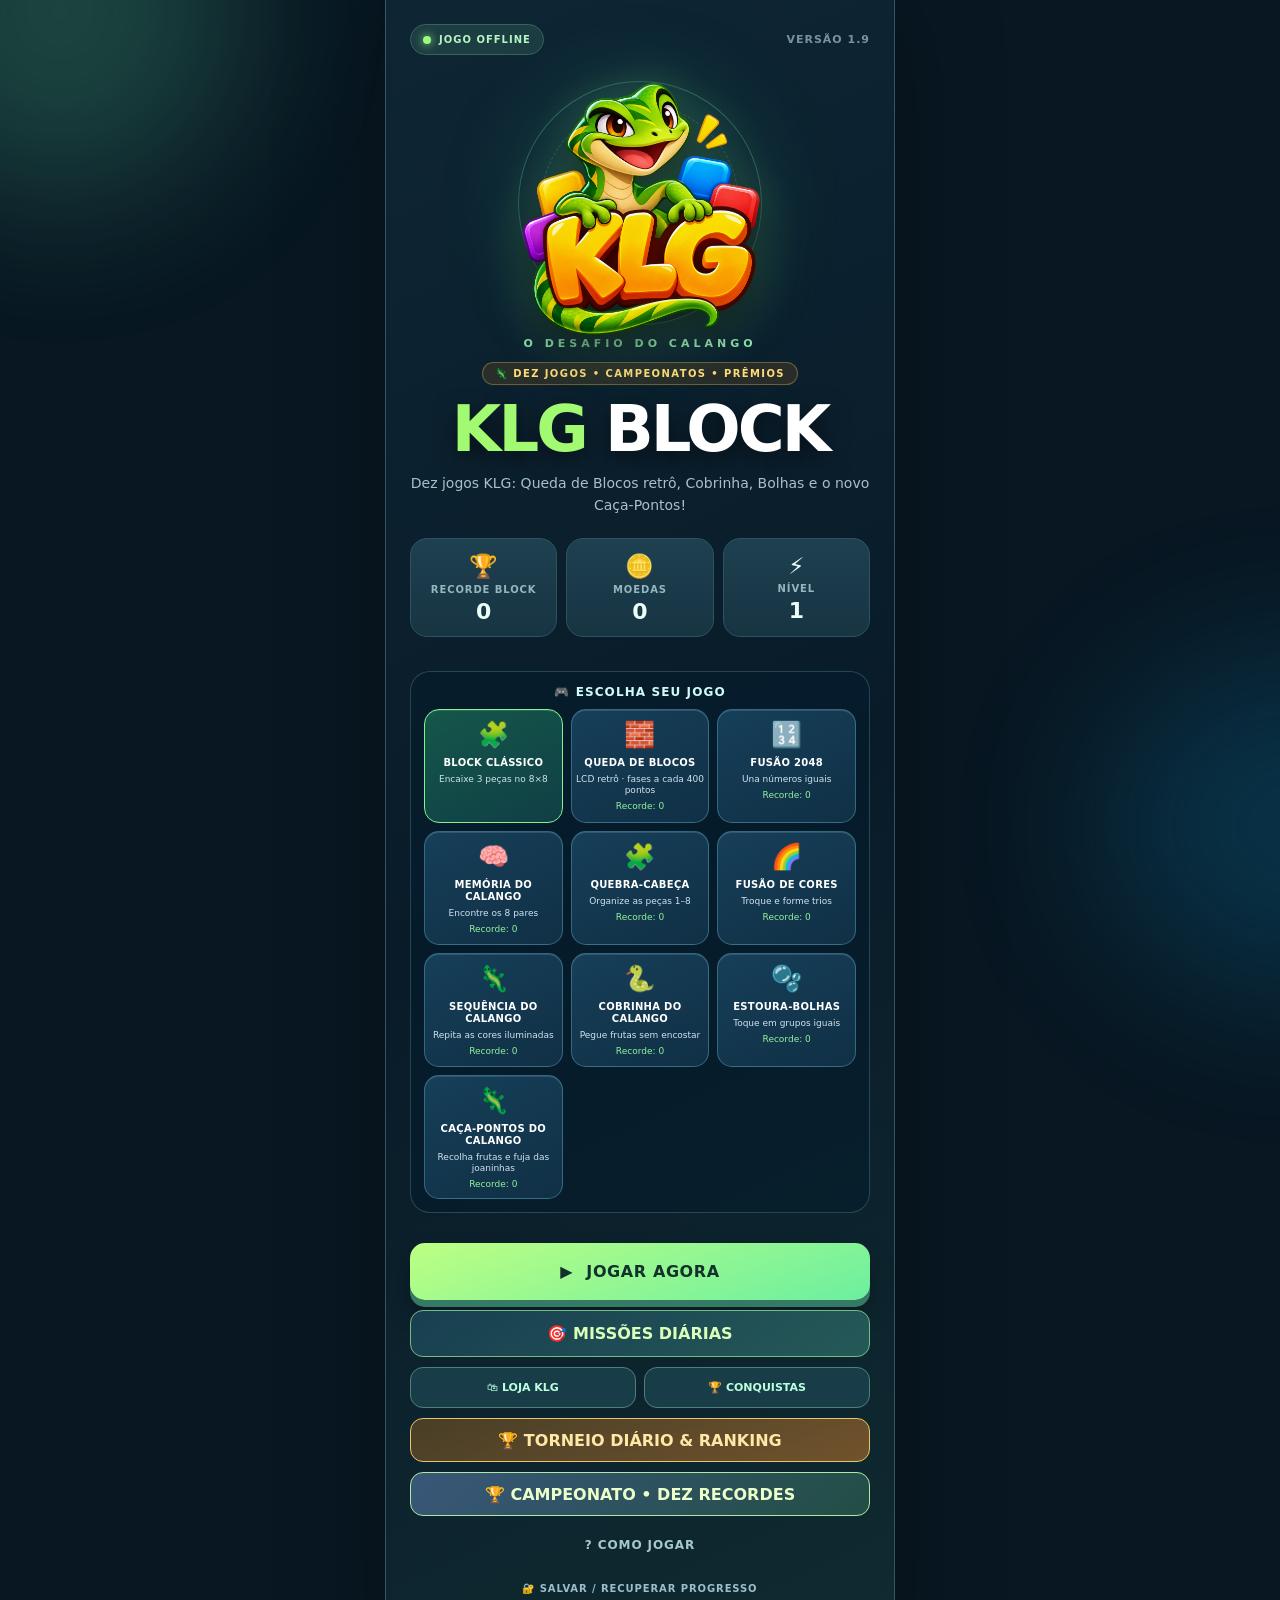
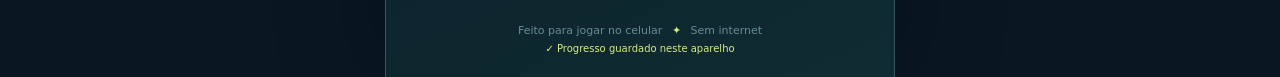
<file: index.html>
<!doctype html>
<html lang="pt-BR">
<head>
  <meta charset="utf-8" />
  <meta name="viewport" content="width=device-width, initial-scale=1, viewport-fit=cover, user-scalable=no" />
  <meta name="theme-color" content="#0b1d2b" />
  <meta name="description" content="KLG Block: encaixe blocos, faça combos e suba de nível com o Calango!" />
  <title>KLG Block 1.9 — Calango</title>
  <link rel="icon" type="image/png" href="icon-192.png" />
  <link rel="manifest" href="manifest.webmanifest" />
  <link rel="stylesheet" href="style.css" />
  <link rel="stylesheet" href="arcade.css" />
  <link rel="stylesheet" href="extras15.css" />
  <link rel="stylesheet" href="extras16.css" />
  <link rel="stylesheet" href="chase19.css" />
</head>
<body>
  <div class="ambient ambient-a" aria-hidden="true"></div>
  <div class="ambient ambient-b" aria-hidden="true"></div>
  <main class="app" id="app">
    <section class="screen home-screen" id="homeScreen" aria-label="Tela inicial">
      <div class="home-top"><span class="mini-pill"><span class="online-dot"></span> JOGO OFFLINE</span><span class="version">VERSÃO 1.9</span></div>
      <div class="hero">
        <div class="hero-halo"><img src="logo-klg.png" alt="Calango mascote KLG" class="hero-logo" /></div>
        <div class="brand-kicker">O DESAFIO DO CALANGO</div><div class="hero-new">🦎 DEZ JOGOS • CAMPEONATOS • PRÊMIOS</div>
        <h1><span>KLG</span> BLOCK</h1>
        <p>Dez jogos KLG: Queda de Blocos retrô, Cobrinha, Bolhas e o novo Caça-Pontos!</p>
      </div>
      <div class="home-stats">
        <div><span class="stat-icon">🏆</span><span class="stat-name">RECORDE BLOCK</span><strong id="homeBest">0</strong></div>
        <div><span class="stat-icon">🪙</span><span class="stat-name">MOEDAS</span><strong id="homeCoins">0</strong></div>
        <div><span class="stat-icon">⚡</span><span class="stat-name">NÍVEL</span><strong id="homeLevel">1</strong></div>
      </div>
      <div class="mode-choice" aria-label="Escolher jogo">
        <div class="mode-choice-title">🎮 ESCOLHA SEU JOGO</div>
        <div class="mode-grid">
          <button id="classicModeBtn" class="mode-card active" type="button"><span class="mode-emoji">🧩</span><strong>BLOCK CLÁSSICO</strong><small>Encaixe 3 peças no 8×8</small></button>
          <button id="fallModeBtn" class="mode-card" type="button"><span class="mode-emoji">🧱</span><strong>QUEDA DE BLOCOS</strong><small>LCD retrô · fases a cada 400 pontos</small><em id="fallHomeBest">Recorde: 0</em></button>
          <button id="mergeModeBtn" class="mode-card" type="button"><span class="mode-emoji">🔢</span><strong>FUSÃO 2048</strong><small>Una números iguais</small><em id="mergeHomeBest">Recorde: 0</em></button>
          <button id="memoryModeBtn" class="mode-card" type="button"><span class="mode-emoji">🧠</span><strong>MEMÓRIA DO CALANGO</strong><small>Encontre os 8 pares</small><em id="memoryHomeBest">Recorde: 0</em></button>
          <button id="puzzleModeBtn" class="mode-card" type="button"><span class="mode-emoji">🧩</span><strong>QUEBRA-CABEÇA</strong><small>Organize as peças 1–8</small><em id="puzzleHomeBest">Recorde: 0</em></button>
          <button id="colorsModeBtn" class="mode-card" type="button"><span class="mode-emoji">🌈</span><strong>FUSÃO DE CORES</strong><small>Troque e forme trios</small><em id="colorsHomeBest">Recorde: 0</em></button>
          <button id="sequenceModeBtn" class="mode-card" type="button"><span class="mode-emoji">🦎</span><strong>SEQUÊNCIA DO CALANGO</strong><small>Repita as cores iluminadas</small><em id="sequenceHomeBest">Recorde: 0</em></button>
          <button id="snakeModeBtn" class="mode-card" type="button"><span class="mode-emoji">🐍</span><strong>COBRINHA DO CALANGO</strong><small>Pegue frutas sem encostar</small><em id="snakeHomeBest">Recorde: 0</em></button>
          <button id="bubblesModeBtn" class="mode-card" type="button"><span class="mode-emoji">🫧</span><strong>ESTOURA-BOLHAS</strong><small>Toque em grupos iguais</small><em id="bubblesHomeBest">Recorde: 0</em></button>
          <button id="chaseModeBtn" class="mode-card" type="button"><span class="mode-emoji">🦎</span><strong>CAÇA-PONTOS DO CALANGO</strong><small>Recolha frutas e fuja das joaninhas</small><em id="chaseHomeBest">Recorde: 0</em></button>
        </div>
      </div>
      <div class="home-actions">
        <button id="playBtn" class="main-btn" type="button"><span>▶</span> JOGAR AGORA</button>
        <button id="resumeBtn" class="secondary-btn hidden" type="button">CONTINUAR PARTIDA</button>
        <button id="missionBtn" class="secondary-btn mission-primary" type="button">🎯 MISSÕES DIÁRIAS</button>
        <div class="home-shortcuts"><button id="shopBtn" class="secondary-btn shortcut-btn" type="button">🛍 LOJA KLG</button><button id="statsBtn" class="secondary-btn shortcut-btn" type="button">🏆 CONQUISTAS</button></div>
        <button id="tournamentBtn" class="secondary-btn klg-tournament-btn" type="button">🏆 TORNEIO DIÁRIO & RANKING</button>
        <button id="klg16ChampBtn" class="secondary-btn klg16-champ-btn" type="button">🏆 CAMPEONATO • DEZ RECORDES</button>
        <button id="howBtn" class="plain-btn" type="button">? COMO JOGAR</button>
        <button id="backupBtn" class="plain-btn backup-access" type="button">🔐 SALVAR / RECUPERAR PROGRESSO</button>
      </div>
      <div class="home-footer">Feito para jogar no celular <span>✦</span> Sem internet<br /><span id="saveStatus" class="save-status">✓ Progresso guardado neste aparelho</span></div>
    </section>

    <section class="screen game-screen hidden" id="gameScreen" aria-label="Jogo">
      <header class="game-header">
        <button id="backBtn" class="icon-btn" title="Voltar ao início" aria-label="Voltar ao início" type="button">‹</button>
        <div class="game-brand"><img src="logo-klg.png" alt="" /><div><strong>KLG <span>BLOCK</span></strong><small>CALANGO EDITION</small></div></div>
        <button id="soundBtn" class="icon-btn sound-btn" title="Ligar ou desligar áudio" aria-label="Ligar ou desligar áudio" type="button">♫</button>
      </header>
      <div class="score-panel">
        <div class="score-item"><span>PONTOS</span><strong id="scoreValue">0</strong></div>
        <div class="score-item score-best"><span>🏆 RECORDE</span><strong id="bestValue">0</strong></div>
        <div class="score-item coins-display"><span>🪙 MOEDAS</span><strong id="coinsValue">0</strong></div>
      </div>
      <div class="level-line"><span>⚡ NÍVEL <b id="levelValue">1</b></span><div class="level-track"><div id="levelFill"></div></div><span id="xpText">0/180 XP</span></div>
      <div class="board-wrap">
        <div class="board-heading"><span><i></i> TABULEIRO 8×8</span><span id="comboBadge" class="combo-badge">FAÇA UM COMBO!</span></div>
        <div id="board" class="board" role="grid" aria-label="Tabuleiro de oito por oito"></div>
        <div id="toast" class="toast" aria-live="polite"></div>
        <div id="mascotCheer" class="mascot-cheer" aria-hidden="true">
          <img src="logo-klg.png" alt="" />
          <div class="mascot-speech" id="mascotSpeech">MANDOU BEM!</div>
        </div>
        <div id="partyParticles" class="party-particles" aria-hidden="true"></div>
      </div>
      <div class="tray-section">
        <div class="tray-title"><span>SUAS PEÇAS</span><span class="tray-hint">Arraste ou toque para selecionar</span></div>
        <div class="tray" id="tray" aria-label="Peças disponíveis"></div>
        <p class="tip" id="tip" aria-live="polite">Arraste uma peça até o tabuleiro.</p>
      </div>
      <div class="game-footer"><button id="restartBtn" type="button" class="footer-action">↻ NOVA PARTIDA</button><button id="gameMissionBtn" type="button" class="footer-action">🎯 MISSÕES</button><button id="gameShopBtn" type="button" class="footer-action">🛍 LOJA</button><div class="lines-counter">LINHAS <strong id="linesValue">0</strong></div></div>
    </section>
    <section class="screen arcade-screen hidden" id="arcadeScreen" aria-label="Modo de jogo alternativo">
      <header class="arcade-header">
        <button id="arcadeBack" type="button" class="icon-btn" aria-label="Voltar à seleção">‹</button>
        <div class="arcade-brand"><img src="logo-klg.png" alt=""/><div><strong id="arcadeTitle">KLG ARCADE</strong><small id="arcadeSubtitle">CALANGO EDITION</small></div></div>
        <button id="arcadePause" class="icon-btn" type="button" aria-label="Pausar ou retomar">Ⅱ</button>
      </header>
      <div class="arcade-stats">
        <div><span>PONTOS</span><strong id="arcadeScore">0</strong></div>
        <div><span>🏆 RECORDE</span><strong id="arcadeBest">0</strong></div>
        <div><span id="arcadeMetricLabel">LINHAS</span><strong id="arcadeMetric">0</strong></div>
      </div>
      <div id="fallLevelPanel" class="fall-level-panel hidden" aria-label="Progresso de fase do Queda de Blocos">
        <div class="fall-level-top"><span>FASE <strong id="fallLevel">1</strong></span><span>VELOCIDADE <strong id="fallSpeed">0,80 s</strong></span><span>PRÓXIMA EM <strong id="fallNext">400</strong> PTS</span></div>
        <div class="fall-progress-track" aria-hidden="true"><div id="fallProgressFill"></div></div>
      </div>
      <div class="arcade-board-holder"><div id="arcadeBoard" class="arcade-board" role="grid" aria-label="Tabuleiro do jogo"></div>
        <div id="arcadeNotice" class="arcade-notice hidden" aria-live="polite"></div><div id="fallLevelToast" class="fall-level-toast hidden" aria-live="assertive" role="status">NÍVEL 2!</div>
      </div>
      <div id="fallControls" class="arcade-controls retro-controls hidden" aria-label="Controles do Queda de Blocos">
        <div class="retro-dpad">
          <span class="retro-control-label">CURSOR</span>
          <button id="fallUp" class="retro-key retro-up" type="button" aria-label="Girar peça pelo cursor">▲</button>
          <button id="fallLeft" class="retro-key retro-left" type="button" aria-label="Mover para esquerda">◀</button>
          <span class="retro-cross" aria-hidden="true">✛</span>
          <button id="fallRight" class="retro-key retro-right" type="button" aria-label="Mover para direita">▶</button>
          <button id="fallDown" class="retro-key retro-down" type="button" aria-label="Descer mais rápido">▼</button>
        </div>
        <div class="retro-action-pad">
          <button id="fallDrop" class="retro-key retro-harddrop" type="button" aria-label="Soltar peça até o fundo">⤓</button>
          <span class="retro-drop-label">SOLTAR</span>
          <button id="fallRotate" class="retro-key retro-rotate" type="button" aria-label="Girar peça">⟳</button>
          <span class="retro-rotate-label">GIRAR</span>
        </div>
      </div>
      <div id="mergeControls" class="arcade-controls merge-controls hidden">
        <div class="direction-grid"><button id="mergeUp" type="button" aria-label="Mover para cima">▲</button><div class="direction-bottom"><button id="mergeLeft" type="button" aria-label="Mover para esquerda">◀</button><button id="mergeDown" type="button" aria-label="Mover para baixo">▼</button><button id="mergeRight" type="button" aria-label="Mover para direita">▶</button></div></div>
      </div>
      <p id="arcadeTip" class="arcade-tip" aria-live="polite"></p>
      <div class="arcade-actions"><button id="arcadeRestart" class="footer-action" type="button">↻ NOVA PARTIDA</button><button id="arcadeHome" class="footer-action" type="button">⌂ OUTROS JOGOS</button></div>
    </section>

    <section id="extraScreen" class="screen extra-screen hidden" aria-label="Jogos do Calango 1.9">
      <header class="arcade-header">
        <button id="extraBack" type="button" class="icon-btn" aria-label="Voltar aos jogos">‹</button>
        <div class="arcade-brand"><img src="logo-klg.png" alt="Calango KLG"/><div><strong id="extraTitle">KLG DESAFIO</strong><small>CALANGO EDITION</small></div></div>
        <button id="extraRestartTop" type="button" class="icon-btn" aria-label="Nova partida">↻</button>
      </header>
      <div class="extra-score-row">
        <div><span>PONTOS</span><strong id="extraScore">0</strong></div>
        <div><span>🏆 RECORDE</span><strong id="extraBest">0</strong></div>
        <div><span id="extraMovesLabel">JOGADAS</span><strong id="extraMoves">0</strong></div>
      </div>
      <div class="extra-board-outer">
        <div id="extraBoard" class="extra-board" aria-label="Tabuleiro do desafio"></div>
        <div id="extraCelebration" class="extra-celebration hidden" aria-live="polite"><img src="logo-klg.png" alt=""/><strong id="extraCelebrateMessage">ARRASOU!</strong></div>
      </div>
      <p id="extraInstructions" class="extra-instructions" aria-live="polite"></p>
      <div id="extraStatus" class="extra-status" aria-live="polite"></div>
      <div class="extra-actions"><button id="extraNew" type="button" class="secondary-btn">↻ NOVA PARTIDA</button><button id="extraExit" type="button" class="secondary-btn">⌂ ESCOLHER JOGO</button></div>
      <div class="extra-wallet">🪙 <span id="extraCoins">0</span> moedas · ⚡ Nível <span id="extraLevel">1</span></div>
    </section>

    <section id="klg16Screen" class="screen klg16-screen hidden" aria-label="Jogos do Calango 1.9">
      <header class="arcade-header"><button id="klg16Back" class="icon-btn" type="button" aria-label="Voltar aos jogos">‹</button>
      <div class="arcade-brand"><img src="logo-klg.png" alt="Calango KLG"/><div><strong id="klg16Title">KLG DESAFIO</strong><small>CALANGO EDITION • 1.9</small></div></div><span class="mini-pill">OFFLINE</span></header>
      <div class="klg16-stats"><div><span>PONTOS</span><strong id="klg16Score">0</strong></div><div><span>🏆 RECORDE</span><strong id="klg16Best">0</strong></div><div><span id="klg16MetricLabel">RODADA</span><strong id="klg16Metric">0</strong></div></div>
      <div class="klg16-difficulty" aria-label="Nível de dificuldade"><button id="klg16Diff_easy" type="button">FÁCIL</button><button id="klg16Diff_medium" type="button">MÉDIO</button><button id="klg16Diff_hard" type="button">DIFÍCIL</button></div>
      <div class="klg16-board-wrap"><div id="klg16Board" class="klg16-board" aria-label="Tabuleiro do desafio"></div><div id="klg16Celebration" class="klg16-celebration hidden" aria-live="polite"><img src="logo-klg.png" alt=""/><strong id="klg16Cheers">PARABÉNS!</strong></div></div>
      <p id="klg16Hint" class="klg16-hint"></p><div id="klg16Notice" class="klg16-notice" aria-live="polite"></div><div id="klg16Controls" class="klg16-controls"></div>
      <div class="klg16-actions"><button id="klg16New" class="secondary-btn" type="button">↻ NOVA PARTIDA</button><button id="klg16Exit" class="secondary-btn" type="button">⌂ OUTROS JOGOS</button></div>
      <div class="klg16-wallet">🎯 <span id="klg16Difficulty">FÁCIL</span> · 🪙 <span id="klg16Coins">0</span> moedas · ⚡ Nível <span id="klg16Level">1</span></div>
    </section>
    <section id="chaseScreen" class="screen chase-screen hidden" aria-label="Caça-Pontos do Calango">
      <header class="arcade-header"><button id="chaseBack" class="icon-btn" type="button" aria-label="Voltar aos jogos">‹</button>
        <div class="arcade-brand"><img src="logo-klg.png" alt="Calango KLG"/><div><strong>CAÇA-PONTOS</strong><small>AVENTURA DO CALANGO • 1.9</small></div></div><span class="mini-pill">OFFLINE</span></header>
      <div class="chase-stats"><div><span>🎯 PONTOS</span><strong id="chaseScore">0</strong></div><div><span>🏆 RECORDE</span><strong id="chaseBest">0</strong></div><div><span>❤️ VIDAS</span><strong id="chaseLives">3</strong></div></div>
      <div class="klg16-difficulty" aria-label="Dificuldade"><button id="chaseDiff_easy" type="button">FÁCIL</button><button id="chaseDiff_medium" type="button">MÉDIO</button><button id="chaseDiff_hard" type="button">DIFÍCIL</button></div>
      <div class="chase-maze-frame"><div id="chaseBoard" class="chase-board" role="grid" aria-label="Labirinto com frutas e joaninhas inimigas"></div>
        <div id="chaseCheer" class="chase-cheer hidden" aria-live="polite"><img src="logo-klg.png" alt=""/><strong id="chaseCheerText">NOVA FASE!</strong></div></div>
      <p id="chaseNotice" class="chase-notice" aria-live="polite">Escolha uma direção e recolha os pontos.</p>
      <div class="chase-pad" aria-label="Controle direcional do Calango"><button id="chaseUp" class="chase-key" type="button" aria-label="Subir">▲</button><button id="chaseLeft" class="chase-key" type="button" aria-label="Esquerda">◀</button><button id="chasePause" class="chase-pause" type="button">▶ COMEÇAR</button><button id="chaseRight" class="chase-key" type="button" aria-label="Direita">▶</button><button id="chaseDown" class="chase-key" type="button" aria-label="Descer">▼</button></div>
      <div class="chase-actions"><button id="chaseNew" class="secondary-btn" type="button">↻ NOVA PARTIDA</button><button id="chaseExit" class="secondary-btn" type="button">⌂ OUTROS JOGOS</button></div>
      <p class="chase-help">🦎 Recolha os pontos amarelos e as frutas 🍓, evite as joaninhas 🐞. Pegue ⭐ para ficar protegido por alguns segundos. Deslize na tela ou use as setas.</p>
    </section>
  </main>

  <div class="modal-backdrop hidden" id="howModal" role="dialog" aria-modal="true" aria-labelledby="howTitle">
    <div class="modal-card"><div class="modal-icon">🧩</div><h2 id="howTitle">Como jogar</h2>
      <p>Escolha uma das <strong>3 peças</strong> e arraste para o tabuleiro. Você também pode tocar na peça e depois na posição onde quer encaixá-la.</p>
      <p>Complete <strong>linhas ou colunas</strong> para eliminar blocos. Faça várias eliminações seguidas para ganhar mais pontos, XP e moedas.</p>
      <p>Quando nenhuma peça restante couber no tabuleiro, a partida termina. O recorde e as recompensas ficam salvos no aparelho.</p>
      <button id="closeHowBtn" type="button" class="main-btn">ENTENDI!</button>
    </div>
  </div>
  <div class="modal-backdrop hidden" id="endModal" role="dialog" aria-modal="true" aria-labelledby="endTitle">
    <div class="modal-card result-card"><img src="logo-klg.png" alt="Calango KLG" class="result-logo" /><h2 id="endTitle">Fim de jogo!</h2><p id="endSubtitle">O Calango mandou bem!</p>
      <div class="result-number" id="finalScore">0</div><span class="result-caption">PONTOS NA PARTIDA</span>
      <div class="result-meta"><span>🏆 Recorde <b id="finalBest">0</b></span><span>🧱 Linhas <b id="finalLines">0</b></span></div>
      <button id="againBtn" type="button" class="main-btn">JOGAR NOVAMENTE</button><button id="endHomeBtn" type="button" class="plain-btn">VOLTAR AO INÍCIO</button>
    </div>
  </div>
  <div class="modal-backdrop hidden" id="missionsModal" role="dialog" aria-modal="true" aria-labelledby="missionsTitle">
    <div class="modal-card missions-card"><div class="modal-icon">🎯</div><h2 id="missionsTitle">Missões do Calango</h2>
      <div class="mission-intro">Missões de <b id="missionDate">--/--/----</b> · Prêmios por desempenho</div>
      <div id="missionList" class="mission-list"></div><div id="missionMessage" class="mission-message" aria-live="polite"></div>
      <button id="closeMissionBtn" type="button" class="secondary-btn modal-close">VOLTAR AO JOGO</button>
    </div>
  </div>
  <div class="modal-backdrop hidden" id="backupModal" role="dialog" aria-modal="true" aria-labelledby="backupTitle">
    <div class="modal-card backup-card"><div class="modal-icon">🔐</div><h2 id="backupTitle">Proteja seu progresso</h2>
      <p>Copie e guarde este código para recuperar <b>recordes, moedas, XP, skins, conquistas e melhores pontuações dos dez jogos</b> caso precise reinstalar o jogo.</p>
      <label for="backupCode">SEU CÓDIGO DE RECUPERAÇÃO</label>
      <textarea id="backupCode" rows="3" readonly spellcheck="false" aria-label="Código para guardar"></textarea>
      <button id="copyBackupBtn" type="button" class="secondary-btn modal-close">📋 COPIAR CÓDIGO</button>
      <label for="restoreCode">RESTAURAR CÓDIGO SALVO</label>
      <textarea id="restoreCode" rows="3" spellcheck="false" placeholder="Cole aqui seu código KLG-..."></textarea>
      <p class="backup-note">O código recupera recorde, moedas, XP, skins, conquistas e recordes dos modos extras, mas não as partidas atuais nem missões diárias. Guarde fora do aplicativo.</p>
      <div id="backupMessage" class="backup-message" aria-live="polite"></div>
      <button id="restoreBtn" type="button" class="secondary-btn modal-close">RECUPERAR PROGRESSO</button>
      <button id="closeBackupBtn" type="button" class="plain-btn">FECHAR</button>
    </div>
  </div>
  <div class="modal-backdrop hidden" id="shopModal" role="dialog" aria-modal="true" aria-labelledby="shopTitle">
    <div class="modal-card collection-card"><div class="modal-icon">🛍</div><h2 id="shopTitle">Loja KLG</h2>
      <p class="collection-note">Escolha blocos diferentes para o seu tabuleiro. Todas as compras usam apenas moedas do jogo.</p>
      <div class="wallet-chip">🪙 Suas moedas: <strong id="shopWallet">0</strong></div>
      <div id="shopList" class="shop-list"></div><div id="shopMessage" class="mission-message" aria-live="polite"></div>
      <button id="closeShopBtn" type="button" class="secondary-btn modal-close">VOLTAR</button>
    </div>
  </div>
  <div class="modal-backdrop hidden" id="statsModal" role="dialog" aria-modal="true" aria-labelledby="statsTitle">
    <div class="modal-card collection-card"><div class="modal-icon">🏆</div><h2 id="statsTitle">Conquistas KLG</h2>
      <div class="collection-note">Estatísticas acumuladas a partir da versão 1.3.</div>
      <div class="stats-grid">
        <div><span>PARTIDAS</span><strong id="stat-games">0</strong></div><div><span>PEÇAS</span><strong id="stat-pieces">0</strong></div>
        <div><span>LINHAS</span><strong id="stat-lines">0</strong></div><div><span>COMBOS ×2+</span><strong id="stat-combos">0</strong></div>
        <div><span>MAIOR COMBO</span><strong id="stat-bestCombo">0</strong></div><div><span>PONTOS TOTAIS</span><strong id="stat-points">0</strong></div>
        <div><span>NÍVEL</span><strong id="stat-level">1</strong></div><div><span>XP ACUMULADO</span><strong id="stat-totalxp">0</strong></div>
      </div>
      <div class="achievements-title">🎁 TROFÉUS E PRÊMIOS</div>
      <div id="achievementList" class="achievement-list"></div><div id="statsMessage" class="mission-message" aria-live="polite"></div>
      <button id="closeStatsBtn" type="button" class="secondary-btn modal-close">VOLTAR</button>
    </div>
  </div>

  <div class="modal-backdrop hidden" id="tournamentModal" role="dialog" aria-modal="true" aria-labelledby="tournamentTitle">
    <div class="modal-card collection-card tournament-card"><div class="modal-icon">🏆</div>
      <h2 id="tournamentTitle">Torneio do Calango</h2>
      <p class="collection-note">Desafios locais no seu aparelho, sem placar online. Cada prêmio pode ser recebido uma vez por dia.</p>
      <div id="tournamentDate" class="tournament-date"></div>
      <div id="tournamentChallenges" class="challenge-list"></div>
      <h3 class="ranking-title">📊 Seus recordes pessoais</h3>
      <div id="personalRankings" class="ranking-list"></div>
      <button id="closeTournament" type="button" class="secondary-btn modal-close">VOLTAR AOS JOGOS</button>
    </div>
  </div>

  <div class="modal-backdrop hidden" id="klg16ChampModal" role="dialog" aria-modal="true" aria-labelledby="klg16ChampTitle"><div class="modal-card collection-card klg16-champ-modal">
    <div class="modal-icon">🏆</div><h2 id="klg16ChampTitle">Campeonato do Calango 1.9</h2>
    <p class="collection-note">Campeonato local: desafios diários, três dificuldades, troféus e recordes. Sem internet, sem ranking de outras pessoas.</p>
    <div id="klg16ChampDay" class="tournament-date"></div><h3 class="klg16-subheading">🎯 Missões de hoje</h3><div id="klg16Challenges" class="challenge-list"></div>
    <h3 class="klg16-subheading">🥇 Troféus especiais</h3><div id="klg16Achievements" class="challenge-list"></div>
    <h3 class="klg16-subheading">📊 Ranking pessoal dos 10 jogos</h3><div id="klg16Rankings" class="ranking-list"></div>
    <button id="klg16ChampClose" type="button" class="secondary-btn modal-close">VOLTAR AOS JOGOS</button></div></div>
  <script src="app.js" defer></script>
  <script src="arcade.js" defer></script>
  <script src="extras15.js" defer></script>
  <script src="extras16.js" defer></script>
  <script src="chase19.js" defer></script>
</body>
</html>
</file>
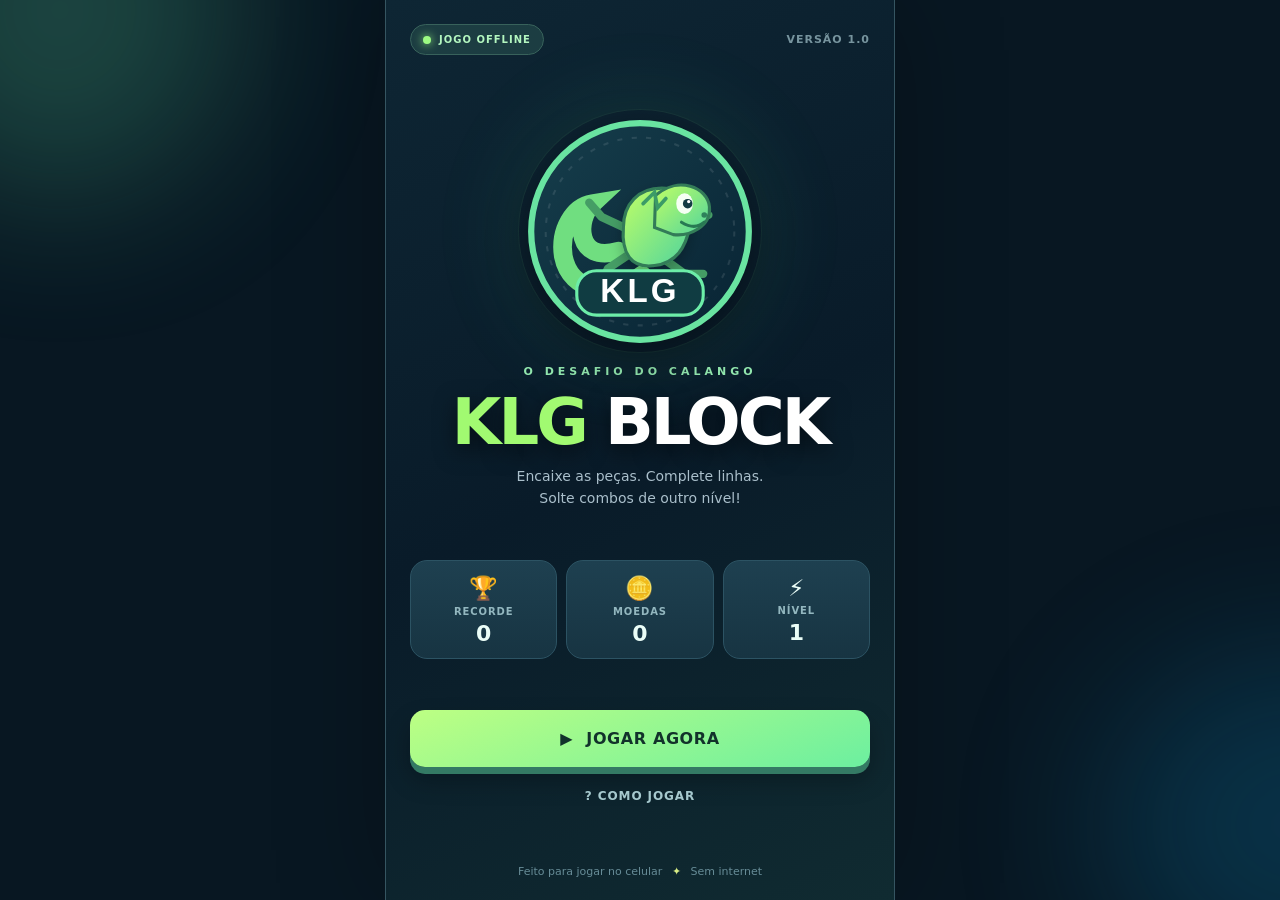
<file: KLG_Block_1.0_OFFLINE.html>
<!doctype html>
<html lang="pt-BR">
<head>
  <meta charset="utf-8" />
  <meta name="viewport" content="width=device-width, initial-scale=1, viewport-fit=cover, user-scalable=no" />
  <meta name="theme-color" content="#0b1d2b" />
  <meta name="description" content="KLG Block: encaixe blocos, faça combos e suba de nível com o Calango!" />
  <title>KLG Block 1.0 — Calango</title>
  <link rel="icon" type="image/svg+xml" href="logo-klg.svg" />
  
  <style>
:root{font-family:system-ui,-apple-system,"Segoe UI",Roboto,Arial,sans-serif;color:#eafdf7;background:#081722;font-synthesis:none;-webkit-tap-highlight-color:transparent;--mint:#a3fa78;--muted:#9bb3c0;--card:#102b3a;--line:#294759;--green:#7af0a3}*{box-sizing:border-box}html{min-height:100%;background:#081722}body{margin:0;min-height:100svh;overflow-x:hidden}button{font:inherit;cursor:pointer}button:focus-visible{outline:3px solid #f9d578;outline-offset:3px}.hidden{display:none!important}.ambient{position:fixed;border-radius:50%;pointer-events:none;filter:blur(80px);z-index:0;opacity:.24}.ambient-a{width:360px;height:380px;top:-180px;left:-120px;background:#5bd7a1}.ambient-b{width:400px;height:350px;right:-220px;bottom:-100px;background:#0d85ba}.app{width:min(100%,510px);min-height:100svh;margin:auto;position:relative;z-index:1;background:linear-gradient(155deg,#0e2634 0%,#091b29 51%,#102b31 100%);box-shadow:0 0 100px #0004}.screen{min-height:100svh}.home-screen{display:flex;flex-direction:column;padding:max(24px,env(safe-area-inset-top)) 24px max(22px,env(safe-area-inset-bottom));justify-content:space-between;gap:22px}.home-top{display:flex;align-items:center;justify-content:space-between}.mini-pill{display:flex;align-items:center;gap:8px;background:#1c3d42;border:1px solid #38625b;color:#b3f6bf;border-radius:40px;font-size:10px;font-weight:900;letter-spacing:1px;padding:9px 12px}.online-dot{width:8px;height:8px;background:#9dfb83;border-radius:50%;box-shadow:0 0 10px #9bff7f}.version{font-size:11px;letter-spacing:1px;color:#77949e;font-weight:800}.hero{text-align:center;display:flex;flex-direction:column;align-items:center;gap:12px;padding-top:4px}.hero-halo{display:grid;place-items:center;width:min(57vw,244px);height:min(57vw,244px);border-radius:50%;background:radial-gradient(circle,#63d69a19 0 58%,transparent 65%);border:1px solid #79ed9a1b;box-shadow:0 0 90px #56e3a022}.hero-logo{width:94%;height:94%;object-fit:contain;filter:drop-shadow(0 12px 20px #0006);animation:bob 4s ease-in-out infinite}.brand-kicker{font-size:11px;letter-spacing:4px;font-weight:900;color:#91e5ad}.hero h1{font-size:clamp(44px,13vw,64px);line-height:1;margin:0;font-weight:1000;letter-spacing:-3px;color:white;text-shadow:0 7px 22px #0008}.hero h1 span{color:#a1fa71}.hero p{margin:0;line-height:1.55;color:#aabfcb;font-size:14px}.home-stats{display:grid;grid-template-columns:repeat(3,1fr);gap:9px}.home-stats>div{background:linear-gradient(180deg,#1e4050,#173442);border:1px solid #2c5363;border-radius:17px;padding:14px 6px 12px;display:flex;align-items:center;flex-direction:column;gap:4px}.stat-icon{font-size:23px}.stat-name{font-weight:900;letter-spacing:.9px;font-size:10px;color:#93b7bf}.home-stats strong{font-size:22px;font-variant-numeric:tabular-nums}.home-actions{display:flex;flex-direction:column;gap:10px}.main-btn{border:0;border-radius:15px;min-height:57px;padding:12px 18px;font-size:16px;letter-spacing:.6px;font-weight:1000;color:#12322b;background:linear-gradient(160deg,#bdff83,#6cefa0);box-shadow:0 7px 0 #347a64,0 13px 25px #0004;transition:transform .12s,filter .12s}.main-btn:active{transform:translateY(4px);box-shadow:0 3px 0 #347a64}.main-btn span{padding-right:7px}.secondary-btn{background:#183d49;color:#bbffdf;border:1px solid #5e9d87;border-radius:13px;min-height:47px;font-weight:900}.plain-btn{border:none;background:none;color:#a6c9ce;min-height:38px;font-size:12px;letter-spacing:.9px;font-weight:900}.home-footer{text-align:center;color:#678c97;font-size:11px}.home-footer span{color:#d8ec85;padding:0 6px}.game-screen{padding:max(12px,env(safe-area-inset-top)) 13px max(10px,env(safe-area-inset-bottom));display:flex;flex-direction:column;gap:11px}.game-header{display:flex;align-items:center;justify-content:space-between;gap:10px}.icon-btn{border:1px solid #315363;border-radius:13px;width:43px;height:43px;background:#1a3748;color:#d5f8eb;font-size:28px;display:grid;place-items:center;flex-shrink:0}.sound-btn{font-size:23px}.game-brand{display:flex;gap:7px;align-items:center}.game-brand img{width:43px;height:43px}.game-brand strong{display:block;font-size:20px;line-height:1;letter-spacing:-.5px}.game-brand strong span{color:var(--mint)}.game-brand small{font-size:9px;letter-spacing:2px;color:#9bbdb9;font-weight:800}.score-panel{display:grid;grid-template-columns:1.1fr 1fr 1fr;gap:7px}.score-item{padding:11px 9px 9px;border:1px solid #315464;background:linear-gradient(180deg,#1b3b4b,#122c3b);border-radius:13px;text-align:center;min-width:0}.score-item span{display:block;color:#a5c1c5;font-size:10px;letter-spacing:.6px;font-weight:900;white-space:nowrap}.score-item strong{display:block;font-variant-numeric:tabular-nums;font-size:clamp(19px,5.3vw,26px);letter-spacing:-.6px;color:#f4fef8}.score-item:first-child strong{color:#a5fa76}.level-line{display:flex;align-items:center;gap:8px;font-size:9px;font-weight:900;color:#8fb5bb;letter-spacing:.6px}.level-line>span:first-child{white-space:nowrap;color:#c5fca0}.level-line>span:last-child{white-space:nowrap}.level-track{background:#234654;border-radius:20px;height:7px;overflow:hidden;flex:1}.level-track>div{width:0;height:100%;border-radius:20px;background:linear-gradient(90deg,#80d8c7,#c4ff79);transition:width .2s}.board-wrap{position:relative;background:#122c3b;border:1px solid #2b5060;padding:9px;border-radius:18px;box-shadow:0 12px 26px #0002}.board-heading{display:flex;justify-content:space-between;align-items:center;padding:1px 4px 9px;gap:4px;font-size:10px;font-weight:950;color:#90b0bc;letter-spacing:.8px}.board-heading i{display:inline-block;background:#80e0a0;border-radius:50%;width:7px;height:7px;margin-right:4px}.combo-badge{font-size:9px;letter-spacing:.4px;color:#cee89d;background:#2b4540;border-radius:30px;padding:5px 8px;white-space:nowrap}.combo-badge.hot{background:#ffe38a;color:#655014;animation:pulse .5s ease-in-out}.board{--gap:3px;--pad:5px;display:grid;grid-template-columns:repeat(8,minmax(0,1fr));grid-template-rows:repeat(8,minmax(0,1fr));aspect-ratio:1;gap:var(--gap);padding:var(--pad);border:1px solid #39636e;border-radius:11px;background:linear-gradient(135deg,#0b212f,#183b4b);touch-action:none;user-select:none}.board-cell{position:relative;min-width:0;min-height:0;padding:0;background:#234554;border:1px solid #305566;border-radius:5px;display:grid;place-items:center;transition:background .1s,box-shadow .1s;touch-action:none}.board-cell.filled,.tile{border:1px solid #ffffff36;box-shadow:inset 0 3px 0 #ffffff47,inset 0 -5px 0 #0002,0 2px 0 #0002;background:var(--c);border-radius:6px}.board-cell.filled::after,.tile::after{content:"";position:absolute;width:36%;height:17%;border-radius:100%;background:#fff5;left:15%;top:14%;transform:rotate(-30deg)}.tile{position:relative;display:block;min-width:0;min-height:0;aspect-ratio:1}.c0{--c:#5ed8ef}.c1{--c:#a4f36d}.c2{--c:#ffa860}.c3{--c:#db91fa}.c4{--c:#ffd56e}.c5{--c:#fc7e9d}.board-cell.preview-valid{background:#82f5b267;box-shadow:inset 0 0 0 2px #bdff9a}.board-cell.preview-invalid{background:#f9687b66;box-shadow:inset 0 0 0 2px #f9929b}.board-cell.cleared{animation:flash .45s both}.toast{pointer-events:none;position:absolute;top:43%;left:50%;transform:translate(-50%,-50%) scale(.8);font-size:clamp(24px,7vw,36px);font-weight:1000;text-align:center;white-space:nowrap;color:#fff5a7;text-shadow:0 3px 0 #745f27,0 8px 22px #000b;opacity:0;transition:opacity .18s,transform .18s;z-index:5}.toast.show{opacity:1;transform:translate(-50%,-50%) scale(1);animation:toastpop .6s}.tray-section{display:flex;flex-direction:column;gap:8px}.tray-title{display:flex;justify-content:space-between;align-items:center;gap:7px;color:#e8f9f1;font-size:11px;font-weight:950;letter-spacing:1px}.tray-hint{font-size:9px;font-weight:600;color:#779fab;letter-spacing:0}.tray{display:grid;grid-template-columns:repeat(3,minmax(0,1fr));gap:8px;min-height:100px}.piece-slot{height:100px;display:grid;place-items:center;position:relative;border:1px solid #2b4e59;border-radius:14px;background:linear-gradient(180deg,#153340,#112d39);padding:9px;user-select:none;touch-action:none;transition:transform .12s,background .12s,border .12s}.piece-slot:not(.empty):active{transform:scale(.97)}.piece-slot.selected{background:#245247;border-color:#bafa86;box-shadow:0 0 0 2px #9cf39055}.piece-slot.empty{opacity:.35}.piece-slot.empty::after{content:'✓';font-size:24px;color:#85ad9b}.piece-grid{display:grid;grid-template-columns:repeat(var(--cols),var(--piece-size));grid-template-rows:repeat(var(--rows),var(--piece-size));gap:2px;pointer-events:none}.piece-grid .tile{width:var(--piece-size);height:var(--piece-size)}.tip{margin:0;text-align:center;min-height:16px;font-size:11px;color:#8eb5c1}.tip.warn{color:#ffb7aa}.game-footer{margin-top:auto;display:flex;justify-content:space-between;align-items:center;padding:4px 5px}.footer-action{color:#91c3c8;font-weight:900;font-size:11px;letter-spacing:1px;background:none;border:0;padding:9px 4px}.lines-counter{font-weight:800;color:#7faeb9;font-size:10px;letter-spacing:1px}.lines-counter strong{font-size:13px;color:#e9f6f2;margin-left:6px}.ghost-piece{position:fixed;pointer-events:none;z-index:1000;display:grid;grid-template-columns:repeat(var(--cols),var(--step));grid-template-rows:repeat(var(--rows),var(--step));gap:0;filter:drop-shadow(0 8px 6px #0005);opacity:.92}.ghost-piece .tile{width:calc(var(--step) - var(--gap));height:calc(var(--step) - var(--gap));margin:0}.ghost-piece.invalid{filter:grayscale(.6) drop-shadow(0 8px 6px #0009);opacity:.65}.modal-backdrop{position:fixed;z-index:2000;inset:0;background:#06121ad9;display:grid;place-items:center;padding:20px;backdrop-filter:blur(9px)}.modal-card{background:linear-gradient(160deg,#1c4150,#102a38);border:1px solid #548274;border-radius:23px;padding:28px 24px 22px;max-width:390px;width:100%;text-align:center;box-shadow:0 30px 90px #0009}.modal-icon{font-size:42px}.modal-card h2{font-size:27px;margin:8px 0 16px;color:#c1fa84}.modal-card p{font-size:14px;line-height:1.6;color:#c0d6d4;text-align:left}.modal-card .main-btn{width:100%;margin-top:12px}.result-logo{width:103px;height:103px}.result-card h2{margin:4px 0 6px}.result-card #endSubtitle{text-align:center;margin:0 0 8px}.result-number{font-size:55px;line-height:1.1;font-weight:1000;color:#b6ff76}.result-caption{color:#8ab4ba;font-size:10px;font-weight:900;letter-spacing:2px}.result-meta{display:flex;justify-content:space-around;border-top:1px solid #466474;border-bottom:1px solid #466474;margin-top:18px;padding:11px 2px;color:#9dbebc;font-size:13px}.result-meta b{color:#fff}.result-card .plain-btn{width:100%;margin-top:13px}@keyframes bob{0%,100%{transform:translateY(0) rotate(-2deg)}50%{transform:translateY(-7px) rotate(2deg)}}@keyframes flash{0%{background:#ffffff;box-shadow:0 0 20px 4px #feec82}100%{background:#234554;box-shadow:none}}@keyframes pulse{50%{transform:scale(1.08)}}@keyframes toastpop{0%{scale:.6}35%{scale:1.1}100%{scale:1}}
@media(max-height:735px){.home-screen{gap:12px}.hero{gap:8px}.hero-halo{width:min(44vw,192px);height:min(44vw,192px)}.home-stats>div{padding:9px 4px}.game-screen{gap:8px}.piece-slot{height:85px}.tray{min-height:85px}.board-wrap{padding:7px}.score-item{padding:7px 5px}.home-actions{gap:7px}}
@media(max-width:360px){.game-screen{padding-left:9px;padding-right:9px;gap:8px}.board{--gap:2px;--pad:4px}.score-item span{font-size:9px}.game-brand strong{font-size:18px}.tray-hint{font-size:8px}}
@media(min-width:511px){.app{border-left:1px solid #355561;border-right:1px solid #355561}}
@media(prefers-reduced-motion:reduce){*,*::before,*::after{animation-duration:.001ms!important;transition-duration:.001ms!important}}

</style>
</head>
<body>
  <div class="ambient ambient-a" aria-hidden="true"></div>
  <div class="ambient ambient-b" aria-hidden="true"></div>
  <main class="app" id="app">
    <section class="screen home-screen" id="homeScreen" aria-label="Tela inicial">
      <div class="home-top"><span class="mini-pill"><span class="online-dot"></span> JOGO OFFLINE</span><span class="version">VERSÃO 1.0</span></div>
      <div class="hero">
        <div class="hero-halo"><img src="[data-uri]" alt="Calango mascote KLG" class="hero-logo" /></div>
        <div class="brand-kicker">O DESAFIO DO CALANGO</div>
        <h1><span>KLG</span> BLOCK</h1>
        <p>Encaixe as peças. Complete linhas.<br />Solte combos de outro nível!</p>
      </div>
      <div class="home-stats">
        <div><span class="stat-icon">🏆</span><span class="stat-name">RECORDE</span><strong id="homeBest">0</strong></div>
        <div><span class="stat-icon">🪙</span><span class="stat-name">MOEDAS</span><strong id="homeCoins">0</strong></div>
        <div><span class="stat-icon">⚡</span><span class="stat-name">NÍVEL</span><strong id="homeLevel">1</strong></div>
      </div>
      <div class="home-actions">
        <button id="playBtn" class="main-btn" type="button"><span>▶</span> JOGAR AGORA</button>
        <button id="resumeBtn" class="secondary-btn hidden" type="button">CONTINUAR PARTIDA</button>
        <button id="howBtn" class="plain-btn" type="button">? COMO JOGAR</button>
      </div>
      <div class="home-footer">Feito para jogar no celular <span>✦</span> Sem internet</div>
    </section>

    <section class="screen game-screen hidden" id="gameScreen" aria-label="Jogo">
      <header class="game-header">
        <button id="backBtn" class="icon-btn" title="Voltar ao início" aria-label="Voltar ao início" type="button">‹</button>
        <div class="game-brand"><img src="[data-uri]" alt="" /><div><strong>KLG <span>BLOCK</span></strong><small>CALANGO EDITION</small></div></div>
        <button id="soundBtn" class="icon-btn sound-btn" title="Ligar ou desligar áudio" aria-label="Ligar ou desligar áudio" type="button">♫</button>
      </header>
      <div class="score-panel">
        <div class="score-item"><span>PONTOS</span><strong id="scoreValue">0</strong></div>
        <div class="score-item score-best"><span>🏆 RECORDE</span><strong id="bestValue">0</strong></div>
        <div class="score-item coins-display"><span>🪙 MOEDAS</span><strong id="coinsValue">0</strong></div>
      </div>
      <div class="level-line"><span>⚡ NÍVEL <b id="levelValue">1</b></span><div class="level-track"><div id="levelFill"></div></div><span id="xpText">0/180 XP</span></div>
      <div class="board-wrap">
        <div class="board-heading"><span><i></i> TABULEIRO 8×8</span><span id="comboBadge" class="combo-badge">FAÇA UM COMBO!</span></div>
        <div id="board" class="board" role="grid" aria-label="Tabuleiro de oito por oito"></div>
        <div id="toast" class="toast" aria-live="polite"></div>
      </div>
      <div class="tray-section">
        <div class="tray-title"><span>SUAS PEÇAS</span><span class="tray-hint">Arraste ou toque para selecionar</span></div>
        <div class="tray" id="tray" aria-label="Peças disponíveis"></div>
        <p class="tip" id="tip" aria-live="polite">Arraste uma peça até o tabuleiro.</p>
      </div>
      <div class="game-footer"><button id="restartBtn" type="button" class="footer-action">↻ NOVA PARTIDA</button><div class="lines-counter">LINHAS <strong id="linesValue">0</strong></div></div>
    </section>
  </main>

  <div class="modal-backdrop hidden" id="howModal" role="dialog" aria-modal="true" aria-labelledby="howTitle">
    <div class="modal-card"><div class="modal-icon">🧩</div><h2 id="howTitle">Como jogar</h2>
      <p>Escolha uma das <strong>3 peças</strong> e arraste para o tabuleiro. Você também pode tocar na peça e depois na posição onde quer encaixá-la.</p>
      <p>Complete <strong>linhas ou colunas</strong> para eliminar blocos. Faça várias eliminações seguidas para ganhar mais pontos, XP e moedas.</p>
      <p>Quando nenhuma peça restante couber no tabuleiro, a partida termina. O recorde e as recompensas ficam salvos no aparelho.</p>
      <button id="closeHowBtn" type="button" class="main-btn">ENTENDI!</button>
    </div>
  </div>
  <div class="modal-backdrop hidden" id="endModal" role="dialog" aria-modal="true" aria-labelledby="endTitle">
    <div class="modal-card result-card"><img src="[data-uri]" alt="Calango KLG" class="result-logo" /><h2 id="endTitle">Fim de jogo!</h2><p id="endSubtitle">O Calango mandou bem!</p>
      <div class="result-number" id="finalScore">0</div><span class="result-caption">PONTOS NA PARTIDA</span>
      <div class="result-meta"><span>🏆 Recorde <b id="finalBest">0</b></span><span>🧱 Linhas <b id="finalLines">0</b></span></div>
      <button id="againBtn" type="button" class="main-btn">JOGAR NOVAMENTE</button><button id="endHomeBtn" type="button" class="plain-btn">VOLTAR AO INÍCIO</button>
    </div>
  </div>
  <script>
(() => {
  'use strict';
  const SIZE = 8, STORAGE = 'klg-block-v1.0';
  const XP_LEVEL = 180;
  const SHAPES = [
    [[0,0]], [[0,0],[0,1]], [[0,0],[1,0]],
    [[0,0],[0,1],[0,2]], [[0,0],[1,0],[2,0]],
    [[0,0],[0,1],[1,0],[1,1]],
    [[0,0],[0,1],[0,2],[0,3]], [[0,0],[1,0],[2,0],[3,0]],
    [[0,0],[1,0],[2,0],[2,1]], [[0,0],[0,1],[0,2],[1,0]],
    [[0,0],[0,1],[0,2],[1,2]], [[0,1],[1,1],[2,0],[2,1]],
    [[0,1],[1,0],[1,1],[1,2]], [[0,0],[1,0],[1,1],[2,0]],
    [[0,0],[0,1],[1,1],[1,2]], [[0,1],[0,2],[1,0],[1,1]],
    [[0,0],[0,1],[0,2],[1,0],[1,1],[1,2]],
    [[0,0],[0,1],[0,2],[1,0],[1,1],[1,2],[2,0],[2,1],[2,2]],
    [[0,0],[0,1],[0,2],[1,0],[1,2],[2,0],[2,1],[2,2]],
    [[0,0],[1,0],[2,0],[3,0],[4,0]],
    [[0,0],[0,1],[0,2],[0,3],[0,4]],
    [[0,0],[1,0],[2,0],[2,1],[2,2]],
    [[0,0],[0,1],[0,2],[1,1],[2,1]],
    [[0,0],[0,1],[1,1]], [[0,0],[1,0],[1,1]]
  ];
  const el = id => document.getElementById(id);
  const blankBoard = () => Array.from({length: SIZE}, () => Array(SIZE).fill(null));
  const random = n => Math.floor(Math.random() * n);
  const shape = piece => SHAPES[piece.kind];
  const dims = cells => ({rows: 1 + Math.max(...cells.map(p => p[0])), cols: 1 + Math.max(...cells.map(p => p[1]))});
  const format = n => Math.max(0,n).toLocaleString('pt-BR');
  let state = {board:blankBoard(), tray:[], score:0, best:0, coins:0, xp:0, lines:0, combo:0, gameOver:false, hasGame:false, sound:true};
  let selected = null, drag = null, ghost = null, currentPreview = null, toastTimer = null, flashTimer = null, soundContext = null;
  let idSeed = 0;

  function load() {
    try {
      const data = JSON.parse(localStorage.getItem(STORAGE));
      if (!data || !Array.isArray(data.board) || data.board.length !== SIZE || !data.board.every(r => Array.isArray(r) && r.length === SIZE) || !Array.isArray(data.tray) || data.tray.length !== 3) return;
      const boardValid = data.board.every(r => r.every(v => v === null || (Number.isInteger(v) && v >= 0 && v < 6)));
      const trayValid = data.tray.every(p => p === null || (p && Number.isInteger(p.kind) && p.kind >= 0 && p.kind < SHAPES.length && Number.isInteger(p.color) && p.color >= 0 && p.color < 6));
      if (!boardValid || !trayValid) return;
      state = {...state,...data,board:data.board,tray:data.tray};
      ['score','best','coins','xp','lines','combo'].forEach(k => {if (!Number.isFinite(state[k]) || state[k] < 0) state[k] = 0;});
    } catch (err) { /* arquivo anterior inválido: mantém início limpo */ }
  }
  function save() {try {localStorage.setItem(STORAGE,JSON.stringify(state));} catch (err) { /* armazenamento bloqueado */ }}
  function pieceOf(kind = random(SHAPES.length)) {return {kind,color:random(6),id:++idSeed};}
  function canFit(piece, row, col) {
    if (!piece) return false;
    return shape(piece).every(([r,c]) => row+r >= 0 && col+c >= 0 && row+r < SIZE && col+c < SIZE && state.board[row+r][col+c] === null);
  }
  function hasSpace(piece) {
    if (!piece) return false;
    for (let r=0;r<SIZE;r++) for (let c=0;c<SIZE;c++) if (canFit(piece,r,c)) return true;
    return false;
  }
  function newSet() {
    let proposed;
    for (let attempt=0;attempt<40;attempt++) {
      proposed = [pieceOf(),pieceOf(),pieceOf()];
      if (proposed.some(hasSpace)) break;
    }
    // Caso o tabuleiro esteja apertado, ainda ofereça a peça mínima quando couber.
    if (!proposed.some(hasSpace) && state.board.some(r => r.includes(null))) proposed[0] = pieceOf(0);
    state.tray = proposed;
  }
  function newGame() {
    clearDrag();
    state.board=blankBoard(); state.tray=[];state.score=0;state.lines=0;state.combo=0;state.gameOver=false;state.hasGame=true;
    selected=null;newSet();save();hide('endModal');showGame();say('Arraste uma peça para jogar.');
  }
  function show(id) {el(id).classList.remove('hidden');}
  function hide(id) {el(id).classList.add('hidden');}
  function showHome() {
    clearDrag();selected=null;hide('gameScreen');show('homeScreen');hide('endModal');
    el('homeBest').textContent=format(state.best); el('homeCoins').textContent=format(state.coins);el('homeLevel').textContent=level();
    el('resumeBtn').classList.toggle('hidden',!state.hasGame || state.gameOver);
  }
  function showGame() {hide('homeScreen');show('gameScreen');render();}
  function level() {return Math.floor(state.xp / XP_LEVEL)+1;}
  function renderStats() {
    el('scoreValue').textContent=format(state.score);el('bestValue').textContent=format(state.best);el('coinsValue').textContent=format(state.coins);
    el('levelValue').textContent=level();el('levelFill').style.width=(((state.xp%XP_LEVEL)/XP_LEVEL)*100)+'%';
    el('xpText').textContent=(state.xp%XP_LEVEL)+'/'+XP_LEVEL+' XP';el('linesValue').textContent=format(state.lines);
    el('soundBtn').textContent=state.sound?'♫':'♪̸';el('soundBtn').setAttribute('aria-pressed',String(state.sound));
    el('comboBadge').textContent=state.combo>1?'🔥 COMBO ×'+state.combo:'FAÇA UM COMBO!';
    el('comboBadge').classList.toggle('hot',state.combo>1);
  }
  function renderBoard() {
    const board=el('board');const fragment=document.createDocumentFragment();
    for(let r=0;r<SIZE;r++)for(let c=0;c<SIZE;c++){
      const cell=document.createElement('button');cell.type='button';cell.className='board-cell';cell.dataset.row=r;cell.dataset.col=c;
      cell.setAttribute('role','gridcell');cell.setAttribute('aria-label',`Linha ${r+1}, coluna ${c+1}${state.board[r][c]===null?', vazio':', ocupado'}`);
      const color=state.board[r][c]; if(color!==null) cell.classList.add('filled','c'+color);
      fragment.append(cell);
    }
    board.replaceChildren(fragment);
  }
  function makePieceGrid(piece, fixedSize) {
    const cells=shape(piece);const {rows,cols}=dims(cells);const grid=document.createElement('span');
    grid.className='piece-grid';grid.style.setProperty('--rows',rows);grid.style.setProperty('--cols',cols);
    if (fixedSize) grid.style.setProperty('--piece-size',fixedSize+'px');
    for(const [r,c] of cells){const tile=document.createElement('span');tile.className='tile c'+piece.color;tile.style.gridRow=r+1;tile.style.gridColumn=c+1;grid.append(tile);}
    return grid;
  }
  function renderTray() {
    const tray=el('tray'),fragment=document.createDocumentFragment();
    state.tray.forEach((piece,index)=>{
      const slot=document.createElement('button');slot.type='button';slot.className='piece-slot'+(piece?'':' empty')+(selected===index?' selected':'');
      slot.dataset.index=index;slot.setAttribute('aria-label',piece?'Peça '+(index+1)+', '+shape(piece).length+' blocos':'Posição vazia');
      if(piece){let {cols,rows}=dims(shape(piece));const size=Math.min(23,Math.floor(94/Math.max(cols,rows)));slot.append(makePieceGrid(piece,size));}
      fragment.append(slot);
    });
    tray.replaceChildren(fragment);
  }
  function render() {renderStats();renderBoard();renderTray();}
  function say(message,isError=false){el('tip').textContent=message;el('tip').classList.toggle('warn',isError);}
  function popToast(message) {
    const node=el('toast');clearTimeout(toastTimer);node.classList.remove('show');void node.offsetWidth;node.textContent=message;node.classList.add('show');
    toastTimer=setTimeout(()=>node.classList.remove('show'),1100);
  }
  function beep(type='tap') {
    if(!state.sound) return;
    try {
      const Audio=window.AudioContext||window.webkitAudioContext;if(!Audio)return;
      soundContext=soundContext||new Audio();if(soundContext.state==='suspended') soundContext.resume();
      const now=soundContext.currentTime;const notes=type==='win'?[523,659,784]:type==='combo'?[523,659,784,1047]:type==='fail'?[200,170]:[510];
      notes.forEach((frequency,i)=>{
        const start=now+i*.09,osc=soundContext.createOscillator(),gain=soundContext.createGain();osc.type=type==='fail'?'triangle':'sine';osc.frequency.setValueAtTime(frequency,start);
        gain.gain.setValueAtTime(.0001,start);gain.gain.exponentialRampToValueAtTime(.09,start+.012);gain.gain.exponentialRampToValueAtTime(.0001,start+.16);
        osc.connect(gain);gain.connect(soundContext.destination);osc.start(start);osc.stop(start+.18);
      });
    } catch(err) { /* áudio opcional */ }
  }
  function place(index,row,col) {
    if(state.gameOver || !state.tray[index]) return false;
    const piece=state.tray[index];if(!canFit(piece,row,col)){say('Não cabe aqui! Tente outro espaço.',true);beep('fail');return false;}
    const occupied=shape(piece).map(([r,c])=>[row+r,col+c]);
    for(const [r,c]of occupied) state.board[r][c]=piece.color;
    state.tray[index]=null;state.score+=occupied.length*10;state.xp+=occupied.length*2;
    const fullRows=[],fullCols=[];
    for(let r=0;r<SIZE;r++) if(state.board[r].every(v=>v!==null))fullRows.push(r);
    for(let c=0;c<SIZE;c++) if(state.board.every(r=>r[c]!==null))fullCols.push(c);
    const lineCount=fullRows.length+fullCols.length;
    let cleared=[];
    if(lineCount){
      const unique=new Set();
      fullRows.forEach(r=>{for(let c=0;c<SIZE;c++)unique.add(r+','+c);});
      fullCols.forEach(c=>{for(let r=0;r<SIZE;r++)unique.add(r+','+c);});
      cleared=[...unique].map(item=>item.split(',').map(Number));
      for(const [r,c] of cleared)state.board[r][c]=null;
      state.combo++;state.lines+=lineCount;
      const bonus=100*lineCount*lineCount+(state.combo-1)*50*lineCount;
      state.score+=bonus;state.coins+=lineCount*3+Math.max(0,state.combo-1)*2;state.xp+=lineCount*16;
      popToast(state.combo>=2?'🔥 COMBO ×'+state.combo+'!':lineCount>=2?'SUPER LIMPEZA!':'BOA, CALANGO!');
      say('Mandou bem! '+lineCount+' linha(s) eliminada(s).');beep(state.combo>=2?'combo':'win');
    } else {state.combo=0;say('Continue encaixando para completar linhas.');beep('tap');}
    if(state.score>state.best){state.best=state.score;}
    selected=null;
    if(state.tray.every(piece=>piece===null))newSet();
    state.gameOver=!state.tray.some(piece=>piece&&hasSpace(piece));
    save();render();
    if(cleared.length){clearTimeout(flashTimer);for(const [r,c]of cleared){const node=el('board').children[r*SIZE+c];if(node)node.classList.add('cleared');}flashTimer=setTimeout(()=>el('board').querySelectorAll('.cleared').forEach(n=>n.classList.remove('cleared')),450);}
    if(state.gameOver) setTimeout(endGame,600);
    return true;
  }
  function endGame() {
    el('finalScore').textContent=format(state.score);el('finalBest').textContent=format(state.best);el('finalLines').textContent=format(state.lines);
    el('endSubtitle').textContent=state.score===state.best&&state.score>0?'🏆 Seu melhor resultado até agora!':'O Calango está pronto para a próxima!';
    show('endModal');beep('fail');
  }
  function clearPreview(){
    el('board').querySelectorAll('.preview-valid,.preview-invalid').forEach(node=>node.classList.remove('preview-valid','preview-invalid'));currentPreview=null;
  }
  function cellMetrics(){
    const cells=el('board').children;if(cells.length!==64)return null;
    const a=cells[0].getBoundingClientRect(),b=cells[1].getBoundingClientRect(),c=cells[8].getBoundingClientRect();
    return {left:a.left,top:a.top,stepX:b.left-a.left,stepY:c.top-a.top,width:a.width,height:a.height};
  }
  function dragPosition(e) {
    if(!drag)return;
    const piece=state.tray[drag.index];if(!piece)return;
    const m=cellMetrics();if(!m)return;
    const dim=dims(shape(piece));const onTouch=drag.pointerType==='touch';
    const left=e.clientX-(dim.cols*m.stepX)/2;
    const top=e.clientY-(onTouch?Math.max(72,m.stepY*2.1):(dim.rows*m.stepY)/2);
    const col=Math.round((left-m.left)/m.stepX),row=Math.round((top-m.top)/m.stepY);
    if(ghost){ghost.style.left=left+'px';ghost.style.top=top+'px';}
    clearPreview();const fits=canFit(piece,row,col);
    for(const [r,c]of shape(piece)){
      const rr=row+r,cc=col+c;if(rr<0||cc<0||rr>=SIZE||cc>=SIZE)continue;
      const node=el('board').children[rr*SIZE+cc];node.classList.add(fits?'preview-valid':'preview-invalid');
    }
    if(ghost)ghost.classList.toggle('invalid',!fits);
    currentPreview={row,col,fits};
  }
  function makeGhost(index){
    const piece=state.tray[index];if(!piece)return;
    const m=cellMetrics();if(!m)return;
    const {rows,cols}=dims(shape(piece));
    const node=document.createElement('div');node.className='ghost-piece';node.style.setProperty('--cols',cols);node.style.setProperty('--rows',rows);
    node.style.setProperty('--step',m.stepX+'px');node.style.setProperty('--gap',(m.stepX-m.width)+'px');
    for(const [r,c]of shape(piece)){
      const tile=document.createElement('span');tile.className='tile c'+piece.color;tile.style.gridRow=r+1;tile.style.gridColumn=c+1;node.append(tile);
    }
    document.body.append(node);ghost=node;
  }
  function clearDrag(){
    if(ghost){ghost.remove();ghost=null;}drag=null;
    if(el('board').children.length)clearPreview();
  }
  function onPieceDown(event){
    const slot=event.target.closest('.piece-slot');if(!slot||!slot.parentElement||event.button>0)return;
    const index=Number(slot.dataset.index);if(!state.tray[index])return;
    event.preventDefault();
    drag={index,startX:event.clientX,startY:event.clientY,moved:false,pointerId:event.pointerId,pointerType:event.pointerType};
    try{slot.setPointerCapture(event.pointerId);}catch(err){}
  }
  function onPieceMove(event){
    if(!drag||drag.pointerId!==event.pointerId)return;
    if(!drag.moved&&Math.hypot(event.clientX-drag.startX,event.clientY-drag.startY)<9)return;
    if(!drag.moved){drag.moved=true;makeGhost(drag.index);}
    dragPosition(event);
  }
  function onPieceUp(event){
    if(!drag||drag.pointerId!==event.pointerId)return;
    const index=drag.index,wasMoved=drag.moved,target=currentPreview;
    clearDrag();
    if(wasMoved){if(target?.fits)place(index,target.row,target.col);else {selected=index;renderTray();say('Arraste até um local válido ou toque no tabuleiro.',true);}}
    else {selected=selected===index?null:index;renderTray();say(selected===null?'Selecione outra peça.':'Agora toque no local onde quer encaixar a peça.');beep('tap');}
  }
  function onBoardClick(event){
    const cell=event.target.closest('.board-cell');if(!cell||selected===null||!state.tray[selected])return;
    place(selected,Number(cell.dataset.row),Number(cell.dataset.col));
  }
  function bindEvents(){
    el('playBtn').addEventListener('click',newGame);
    el('resumeBtn').addEventListener('click',()=>{if(!state.gameOver)showGame();});
    el('backBtn').addEventListener('click',showHome);
    el('howBtn').addEventListener('click',()=>show('howModal'));
    el('closeHowBtn').addEventListener('click',()=>hide('howModal'));
    el('howModal').addEventListener('click',e=>{if(e.target===el('howModal'))hide('howModal');});
    el('againBtn').addEventListener('click',newGame);
    el('endHomeBtn').addEventListener('click',showHome);
    el('restartBtn').addEventListener('click',()=>{if(confirm('Começar outra partida? A pontuação atual será reiniciada.'))newGame();});
    el('soundBtn').addEventListener('click',()=>{state.sound=!state.sound;save();renderStats();if(state.sound)beep();});
    el('tray').addEventListener('pointerdown',onPieceDown);
    el('tray').addEventListener('pointermove',onPieceMove);
    el('tray').addEventListener('pointerup',onPieceUp);
    el('tray').addEventListener('pointercancel',clearDrag);
    el('board').addEventListener('click',onBoardClick);
    window.addEventListener('blur',clearDrag);
    document.addEventListener('keydown',e=>{if(e.key==='Escape'){hide('howModal');if(!el('gameScreen').classList.contains('hidden')&&el('endModal').classList.contains('hidden'))showHome();}});
  }
  function init(){load();bindEvents();showHome();if('serviceWorker' in navigator && location.protocol.startsWith('http'))navigator.serviceWorker.register('./sw.js').catch(()=>{});}
  document.addEventListener('DOMContentLoaded',init);
})();

</script>
</body>
</html>
</file>
<file: style.css>
:root{font-family:system-ui,-apple-system,"Segoe UI",Roboto,Arial,sans-serif;color:#eafdf7;background:#081722;font-synthesis:none;-webkit-tap-highlight-color:transparent;--mint:#a3fa78;--muted:#9bb3c0;--card:#102b3a;--line:#294759;--green:#7af0a3}*{box-sizing:border-box}html{min-height:100%;background:#081722}body{margin:0;min-height:100svh;overflow-x:hidden}button{font:inherit;cursor:pointer}button:focus-visible{outline:3px solid #f9d578;outline-offset:3px}.hidden{display:none!important}.ambient{position:fixed;border-radius:50%;pointer-events:none;filter:blur(80px);z-index:0;opacity:.24}.ambient-a{width:360px;height:380px;top:-180px;left:-120px;background:#5bd7a1}.ambient-b{width:400px;height:350px;right:-220px;bottom:-100px;background:#0d85ba}.app{width:min(100%,510px);min-height:100svh;margin:auto;position:relative;z-index:1;background:linear-gradient(155deg,#0e2634 0%,#091b29 51%,#102b31 100%);box-shadow:0 0 100px #0004}.screen{min-height:100svh}.home-screen{display:flex;flex-direction:column;padding:max(24px,env(safe-area-inset-top)) 24px max(22px,env(safe-area-inset-bottom));justify-content:space-between;gap:22px}.home-top{display:flex;align-items:center;justify-content:space-between}.mini-pill{display:flex;align-items:center;gap:8px;background:#1c3d42;border:1px solid #38625b;color:#b3f6bf;border-radius:40px;font-size:10px;font-weight:900;letter-spacing:1px;padding:9px 12px}.online-dot{width:8px;height:8px;background:#9dfb83;border-radius:50%;box-shadow:0 0 10px #9bff7f}.version{font-size:11px;letter-spacing:1px;color:#77949e;font-weight:800}.hero{text-align:center;display:flex;flex-direction:column;align-items:center;gap:12px;padding-top:4px}.hero-halo{display:grid;place-items:center;width:min(57vw,244px);height:min(57vw,244px);border-radius:50%;background:radial-gradient(circle,#63d69a19 0 58%,transparent 65%);border:1px solid #79ed9a1b;box-shadow:0 0 90px #56e3a022}.hero-logo{width:94%;height:94%;object-fit:contain;filter:drop-shadow(0 12px 20px #0006);animation:bob 4s ease-in-out infinite}.brand-kicker{font-size:11px;letter-spacing:4px;font-weight:900;color:#91e5ad}.hero h1{font-size:clamp(44px,13vw,64px);line-height:1;margin:0;font-weight:1000;letter-spacing:-3px;color:white;text-shadow:0 7px 22px #0008}.hero h1 span{color:#a1fa71}.hero p{margin:0;line-height:1.55;color:#aabfcb;font-size:14px}.home-stats{display:grid;grid-template-columns:repeat(3,1fr);gap:9px}.home-stats>div{background:linear-gradient(180deg,#1e4050,#173442);border:1px solid #2c5363;border-radius:17px;padding:14px 6px 12px;display:flex;align-items:center;flex-direction:column;gap:4px}.stat-icon{font-size:23px}.stat-name{font-weight:900;letter-spacing:.9px;font-size:10px;color:#93b7bf}.home-stats strong{font-size:22px;font-variant-numeric:tabular-nums}.home-actions{display:flex;flex-direction:column;gap:10px}.main-btn{border:0;border-radius:15px;min-height:57px;padding:12px 18px;font-size:16px;letter-spacing:.6px;font-weight:1000;color:#12322b;background:linear-gradient(160deg,#bdff83,#6cefa0);box-shadow:0 7px 0 #347a64,0 13px 25px #0004;transition:transform .12s,filter .12s}.main-btn:active{transform:translateY(4px);box-shadow:0 3px 0 #347a64}.main-btn span{padding-right:7px}.secondary-btn{background:#183d49;color:#bbffdf;border:1px solid #5e9d87;border-radius:13px;min-height:47px;font-weight:900}.plain-btn{border:none;background:none;color:#a6c9ce;min-height:38px;font-size:12px;letter-spacing:.9px;font-weight:900}.home-footer{text-align:center;color:#678c97;font-size:11px}.home-footer span{color:#d8ec85;padding:0 6px}.game-screen{padding:max(12px,env(safe-area-inset-top)) 13px max(10px,env(safe-area-inset-bottom));display:flex;flex-direction:column;gap:11px}.game-header{display:flex;align-items:center;justify-content:space-between;gap:10px}.icon-btn{border:1px solid #315363;border-radius:13px;width:43px;height:43px;background:#1a3748;color:#d5f8eb;font-size:28px;display:grid;place-items:center;flex-shrink:0}.sound-btn{font-size:23px}.game-brand{display:flex;gap:7px;align-items:center}.game-brand img{width:43px;height:43px}.game-brand strong{display:block;font-size:20px;line-height:1;letter-spacing:-.5px}.game-brand strong span{color:var(--mint)}.game-brand small{font-size:9px;letter-spacing:2px;color:#9bbdb9;font-weight:800}.score-panel{display:grid;grid-template-columns:1.1fr 1fr 1fr;gap:7px}.score-item{padding:11px 9px 9px;border:1px solid #315464;background:linear-gradient(180deg,#1b3b4b,#122c3b);border-radius:13px;text-align:center;min-width:0}.score-item span{display:block;color:#a5c1c5;font-size:10px;letter-spacing:.6px;font-weight:900;white-space:nowrap}.score-item strong{display:block;font-variant-numeric:tabular-nums;font-size:clamp(19px,5.3vw,26px);letter-spacing:-.6px;color:#f4fef8}.score-item:first-child strong{color:#a5fa76}.level-line{display:flex;align-items:center;gap:8px;font-size:9px;font-weight:900;color:#8fb5bb;letter-spacing:.6px}.level-line>span:first-child{white-space:nowrap;color:#c5fca0}.level-line>span:last-child{white-space:nowrap}.level-track{background:#234654;border-radius:20px;height:7px;overflow:hidden;flex:1}.level-track>div{width:0;height:100%;border-radius:20px;background:linear-gradient(90deg,#80d8c7,#c4ff79);transition:width .2s}.board-wrap{position:relative;background:#122c3b;border:1px solid #2b5060;padding:9px;border-radius:18px;box-shadow:0 12px 26px #0002}.board-heading{display:flex;justify-content:space-between;align-items:center;padding:1px 4px 9px;gap:4px;font-size:10px;font-weight:950;color:#90b0bc;letter-spacing:.8px}.board-heading i{display:inline-block;background:#80e0a0;border-radius:50%;width:7px;height:7px;margin-right:4px}.combo-badge{font-size:9px;letter-spacing:.4px;color:#cee89d;background:#2b4540;border-radius:30px;padding:5px 8px;white-space:nowrap}.combo-badge.hot{background:#ffe38a;color:#655014;animation:pulse .5s ease-in-out}.board{--gap:3px;--pad:5px;display:grid;grid-template-columns:repeat(8,minmax(0,1fr));grid-template-rows:repeat(8,minmax(0,1fr));aspect-ratio:1;gap:var(--gap);padding:var(--pad);border:1px solid #39636e;border-radius:11px;background:linear-gradient(135deg,#0b212f,#183b4b);touch-action:none;user-select:none}.board-cell{position:relative;min-width:0;min-height:0;padding:0;background:#234554;border:1px solid #305566;border-radius:5px;display:grid;place-items:center;transition:background .1s,box-shadow .1s;touch-action:none}.board-cell.filled,.tile{border:1px solid #ffffff36;box-shadow:inset 0 3px 0 #ffffff47,inset 0 -5px 0 #0002,0 2px 0 #0002;background:var(--c);border-radius:6px}.board-cell.filled::after,.tile::after{content:"";position:absolute;width:36%;height:17%;border-radius:100%;background:#fff5;left:15%;top:14%;transform:rotate(-30deg)}.tile{position:relative;display:block;min-width:0;min-height:0;aspect-ratio:1}.c0{--c:#5ed8ef}.c1{--c:#a4f36d}.c2{--c:#ffa860}.c3{--c:#db91fa}.c4{--c:#ffd56e}.c5{--c:#fc7e9d}.board-cell.preview-valid{background:#82f5b267;box-shadow:inset 0 0 0 2px #bdff9a}.board-cell.preview-invalid{background:#f9687b66;box-shadow:inset 0 0 0 2px #f9929b}.board-cell.cleared{animation:flash .45s both}.toast{pointer-events:none;position:absolute;top:43%;left:50%;transform:translate(-50%,-50%) scale(.8);font-size:clamp(24px,7vw,36px);font-weight:1000;text-align:center;white-space:nowrap;color:#fff5a7;text-shadow:0 3px 0 #745f27,0 8px 22px #000b;opacity:0;transition:opacity .18s,transform .18s;z-index:5}.toast.show{opacity:1;transform:translate(-50%,-50%) scale(1);animation:toastpop .6s}.tray-section{display:flex;flex-direction:column;gap:8px}.tray-title{display:flex;justify-content:space-between;align-items:center;gap:7px;color:#e8f9f1;font-size:11px;font-weight:950;letter-spacing:1px}.tray-hint{font-size:9px;font-weight:600;color:#779fab;letter-spacing:0}.tray{display:grid;grid-template-columns:repeat(3,minmax(0,1fr));gap:8px;min-height:100px}.piece-slot{height:100px;display:grid;place-items:center;position:relative;border:1px solid #2b4e59;border-radius:14px;background:linear-gradient(180deg,#153340,#112d39);padding:9px;user-select:none;touch-action:none;transition:transform .12s,background .12s,border .12s}.piece-slot:not(.empty):active{transform:scale(.97)}.piece-slot.selected{background:#245247;border-color:#bafa86;box-shadow:0 0 0 2px #9cf39055}.piece-slot.empty{opacity:.35}.piece-slot.empty::after{content:'✓';font-size:24px;color:#85ad9b}.piece-grid{display:grid;grid-template-columns:repeat(var(--cols),var(--piece-size));grid-template-rows:repeat(var(--rows),var(--piece-size));gap:2px;pointer-events:none}.piece-grid .tile{width:var(--piece-size);height:var(--piece-size)}.tip{margin:0;text-align:center;min-height:16px;font-size:11px;color:#8eb5c1}.tip.warn{color:#ffb7aa}.game-footer{margin-top:auto;display:flex;justify-content:space-between;align-items:center;padding:4px 5px}.footer-action{color:#91c3c8;font-weight:900;font-size:11px;letter-spacing:1px;background:none;border:0;padding:9px 4px}.lines-counter{font-weight:800;color:#7faeb9;font-size:10px;letter-spacing:1px}.lines-counter strong{font-size:13px;color:#e9f6f2;margin-left:6px}.ghost-piece{position:fixed;pointer-events:none;z-index:1000;display:grid;grid-template-columns:repeat(var(--cols),var(--step));grid-template-rows:repeat(var(--rows),var(--step));gap:0;filter:drop-shadow(0 8px 6px #0005);opacity:.92}.ghost-piece .tile{width:calc(var(--step) - var(--gap));height:calc(var(--step) - var(--gap));margin:0}.ghost-piece.invalid{filter:grayscale(.6) drop-shadow(0 8px 6px #0009);opacity:.65}.modal-backdrop{position:fixed;z-index:2000;inset:0;background:#06121ad9;display:grid;place-items:center;padding:20px;backdrop-filter:blur(9px)}.modal-card{background:linear-gradient(160deg,#1c4150,#102a38);border:1px solid #548274;border-radius:23px;padding:28px 24px 22px;max-width:390px;width:100%;text-align:center;box-shadow:0 30px 90px #0009}.modal-icon{font-size:42px}.modal-card h2{font-size:27px;margin:8px 0 16px;color:#c1fa84}.modal-card p{font-size:14px;line-height:1.6;color:#c0d6d4;text-align:left}.modal-card .main-btn{width:100%;margin-top:12px}.result-logo{width:103px;height:103px}.result-card h2{margin:4px 0 6px}.result-card #endSubtitle{text-align:center;margin:0 0 8px}.result-number{font-size:55px;line-height:1.1;font-weight:1000;color:#b6ff76}.result-caption{color:#8ab4ba;font-size:10px;font-weight:900;letter-spacing:2px}.result-meta{display:flex;justify-content:space-around;border-top:1px solid #466474;border-bottom:1px solid #466474;margin-top:18px;padding:11px 2px;color:#9dbebc;font-size:13px}.result-meta b{color:#fff}.result-card .plain-btn{width:100%;margin-top:13px}@keyframes bob{0%,100%{transform:translateY(0) rotate(-2deg)}50%{transform:translateY(-7px) rotate(2deg)}}@keyframes flash{0%{background:#ffffff;box-shadow:0 0 20px 4px #feec82}100%{background:#234554;box-shadow:none}}@keyframes pulse{50%{transform:scale(1.08)}}@keyframes toastpop{0%{scale:.6}35%{scale:1.1}100%{scale:1}}
@media(max-height:735px){.home-screen{gap:12px}.hero{gap:8px}.hero-halo{width:min(44vw,192px);height:min(44vw,192px)}.home-stats>div{padding:9px 4px}.game-screen{gap:8px}.piece-slot{height:85px}.tray{min-height:85px}.board-wrap{padding:7px}.score-item{padding:7px 5px}.home-actions{gap:7px}}
@media(max-width:360px){.game-screen{padding-left:9px;padding-right:9px;gap:8px}.board{--gap:2px;--pad:4px}.score-item span{font-size:9px}.game-brand strong{font-size:18px}.tray-hint{font-size:8px}}
@media(min-width:511px){.app{border-left:1px solid #355561;border-right:1px solid #355561}}
@media(prefers-reduced-motion:reduce){*,*::before,*::after{animation-duration:.001ms!important;transition-duration:.001ms!important}}

/* KLG Block 1.1: logo e comemorações; mecânica original preservada. */
.hero-halo{position:relative;background:radial-gradient(circle at 50% 40%,#65e9a43b 0,#2b9c8b1c 48%,transparent 74%);border-color:#84efb444}
.hero-halo::after{content:"";position:absolute;inset:9%;border:1px dashed #8df5bd36;border-radius:50%;animation:halo-spin 22s linear infinite;pointer-events:none}
.hero-logo{width:100%;height:100%;position:relative;z-index:1;filter:drop-shadow(0 14px 19px #0009) drop-shadow(0 0 20px #85ffa344)}
.hero-new{font-size:10px;font-weight:900;letter-spacing:1.4px;color:#ffdc79;background:#66492255;border:1px solid #f6c25b55;padding:5px 12px;border-radius:30px}
.game-brand img{object-fit:contain;filter:drop-shadow(0 2px 3px #0007)}
.result-logo{object-fit:contain;filter:drop-shadow(0 5px 10px #0008)}
.board-wrap.party-time{box-shadow:0 0 0 2px #b0ff9d9c,0 0 45px #6dffad55;animation:board-glow .75s ease-out}
.mascot-cheer{position:absolute;right:5px;top:40px;z-index:9;display:flex;flex-direction:column;align-items:center;pointer-events:none;opacity:0;transform:translate(55%,-15%) scale(.28) rotate(20deg);transform-origin:center;transition:opacity .18s,transform .44s cubic-bezier(.2,1.4,.4,1)}
.mascot-cheer.show{opacity:1;transform:translate(0,0) scale(1) rotate(-7deg)}
.mascot-cheer img{height:105px;width:105px;object-fit:contain;filter:drop-shadow(0 6px 10px #0009)}
.mascot-speech{background:#fff5b5;color:#673b00;font-weight:1000;font-size:11px;border-radius:16px;padding:6px 10px;box-shadow:0 5px 0 #b87818,0 8px 16px #0008;text-align:center;white-space:nowrap;max-width:160px}
.party-particles{position:absolute;inset:0;pointer-events:none;overflow:hidden;border-radius:17px;z-index:8}
.party-particles .particle{position:absolute;width:var(--sz);height:var(--sz);left:var(--x);top:var(--y);background:var(--clr);border-radius:3px;box-shadow:0 0 7px #fff6;animation:particle-fly .95s ease-out forwards}
@keyframes particle-fly{0%{transform:translate(0,0) rotate(0) scale(.4);opacity:0}12%{opacity:1}100%{transform:translate(var(--dx),var(--dy)) rotate(var(--spin)) scale(.4);opacity:0}}
@keyframes board-glow{0%{filter:brightness(1)}35%{filter:brightness(1.19)}100%{filter:brightness(1)}}
@keyframes halo-spin{to{transform:rotate(360deg)}}
@media(max-height:735px){.mascot-cheer img{height:80px;width:80px}.mascot-cheer{top:35px}.mascot-speech{font-size:9px}}
@media(prefers-reduced-motion:reduce){.party-particles{display:none}.mascot-cheer{transition:none}}

/* KLG Block 1.2 — missões e recuperação do progresso */
.mission-primary{background:linear-gradient(145deg,#183f51,#255957);border-color:#75bb83;color:#d9ffba}
.backup-access{font-size:10px;min-height:28px;color:#9abecb}
.save-status{display:inline-block;margin-top:6px;color:#a5ecb4;font-size:10px}
.save-status.save-error{color:#ffcc8d}
.game-footer{gap:10px;flex-wrap:wrap}
.missions-card,.backup-card{max-height:90svh;overflow:auto;text-align:center}
.mission-intro{color:#a9c8c8;font-size:12px;margin:-5px 0 16px}
.mission-list{display:flex;flex-direction:column;gap:10px}
.mission-item{background:#0e2938;border:1px solid #386270;border-radius:14px;padding:12px;text-align:left}
.mission-head{display:flex;align-items:center;gap:9px}
.mission-icon{font-size:26px}
.mission-head strong{display:block;font-size:14px;color:#ebfff5}
.mission-head small{display:block;margin-top:3px;color:#a1c0c3;font-size:11px}
.mission-track{height:7px;border-radius:8px;background:#284e5a;margin:11px 0 9px;overflow:hidden}
.mission-track span{display:block;height:100%;background:linear-gradient(90deg,#84eec8,#c5ff73);border-radius:8px}
.mission-bottom{display:flex;align-items:center;justify-content:space-between;gap:6px;color:#a8c9c9;font-size:11px;font-weight:700}
.mission-claim{background:#c8ff85;border:0;border-radius:10px;padding:9px 11px;color:#1b392f;font-size:10px;font-weight:1000;white-space:nowrap}
.mission-claim:disabled{background:#284c55;color:#91b7b7;opacity:1}
.modal-close{width:100%;margin-top:14px}
.mission-message,.backup-message{min-height:18px;margin-top:12px;color:#ffdd85;font-weight:800;font-size:12px;line-height:1.45}
.backup-card label{display:block;text-align:left;color:#c0f5bb;font-size:10px;font-weight:900;letter-spacing:.6px;margin:12px 0 5px}
.backup-card textarea{display:block;width:100%;resize:none;user-select:text;-webkit-user-select:text;padding:9px 10px;background:#0b2534;color:#e4fff2;border:1px solid #4b7980;border-radius:11px;font:12px/1.5 monospace;overflow-wrap:anywhere}
.backup-card .plain-btn{margin-top:8px}
@media(max-height:735px){.home-screen{gap:7px;padding-top:12px;padding-bottom:10px}.hero-halo{width:min(38vw,170px);height:min(38vw,170px)}.home-actions{gap:6px}.home-actions .main-btn{min-height:49px}.home-stats>div{padding:6px 4px}.home-footer{font-size:9px}}

.backup-card .backup-note{font-size:11px;color:#90b6c2;margin:8px 0;text-align:left}
.backup-card #copyBackupBtn{margin-top:8px}

/* KLG Block 1.3: loja, skins, conquistas e estatísticas. */
.home-shortcuts{display:grid;grid-template-columns:repeat(2,minmax(0,1fr));gap:8px}
.home-shortcuts .shortcut-btn{min-width:0;width:100%;font-size:11px;padding:9px 5px;min-height:41px;border-color:#4c8277}
.collection-card{max-height:88svh;overflow-y:auto;overscroll-behavior:contain;padding:18px 17px 20px}
.collection-card h2{font-size:24px;margin:6px 0 10px}
.collection-note{color:#b1cfd2;font-size:12px;line-height:1.5;text-align:center;margin:5px 0 12px}
.wallet-chip{font-size:14px;color:#ffe38b;font-weight:900;padding:8px 13px;background:#112e3d;border:1px solid #52674e;border-radius:14px;margin:8px auto 12px;width:max-content;max-width:100%}
.shop-list,.achievement-list{display:flex;flex-direction:column;gap:10px}
.shop-item,.achievement-item{background:linear-gradient(130deg,#0f2c3b,#153744);border:1px solid #325c66;border-radius:15px;padding:11px;text-align:left}
.shop-item.active{border-color:#a5f28d;background:linear-gradient(130deg,#153c3b,#244d47)}
.shop-item strong,.achievement-item strong{display:block;font-size:14px;color:#efffea}
.shop-palette{display:flex;align-items:center;gap:5px;padding:9px 0}
.shop-palette span{display:block;width:25px;height:25px;flex:0 1 25px;border:1px solid #fff5;border-radius:6px;box-shadow:inset 0 3px 1px #fff5,inset 0 -3px 1px #0003}
.shop-description{font-size:11px;color:#bdd4c7;margin-bottom:8px}
.shop-buy,.achievement-claim{border:0;border-radius:10px;padding:9px 12px;background:#b8fb79;color:#1a4027;font-size:10px;font-weight:1000;min-height:35px}
.shop-buy:disabled,.achievement-claim:disabled{color:#9caeac;background:#2b5159}
.stats-grid{display:grid;grid-template-columns:repeat(2,minmax(0,1fr));gap:7px;margin:12px 0}
.stats-grid>div{background:#102b37;border:1px solid #315565;border-radius:11px;padding:8px 4px}
.stats-grid span{display:block;font-size:9px;letter-spacing:.4px;color:#9bbbc2;font-weight:800}
.stats-grid strong{display:block;color:#c7fd91;font-size:20px;margin-top:4px}
.achievements-title{font-size:12px;letter-spacing:1px;font-weight:900;color:#ffdb86;margin:15px 0 10px}
.achievement-item small{font-size:11px;color:#9ebfbe;display:block;margin-top:4px}
.achievement-foot{display:flex;align-items:center;justify-content:space-between;gap:8px;margin-top:10px}
.achievement-foot span{font-size:10px;color:#c2cfcc}
.game-footer{gap:7px}
.game-footer .footer-action{letter-spacing:0;font-size:10px;white-space:nowrap}
body[data-theme="selva"] .c0{--c:#54c6ad}body[data-theme="selva"] .c1{--c:#6de679}body[data-theme="selva"] .c2{--c:#f1c35c}body[data-theme="selva"] .c3{--c:#7dc2aa}body[data-theme="selva"] .c4{--c:#b0eb7e}body[data-theme="selva"] .c5{--c:#e88b6f}
body[data-theme="neon"] .c0{--c:#28e5fa}body[data-theme="neon"] .c1{--c:#7eff36}body[data-theme="neon"] .c2{--c:#ff7b2f}body[data-theme="neon"] .c3{--c:#bf63ff}body[data-theme="neon"] .c4{--c:#f9ef32}body[data-theme="neon"] .c5{--c:#ff55c0}
body[data-theme="doce"] .c0{--c:#82cfef}body[data-theme="doce"] .c1{--c:#b5efa0}body[data-theme="doce"] .c2{--c:#f9adbb}body[data-theme="doce"] .c3{--c:#cfb2f4}body[data-theme="doce"] .c4{--c:#fbe59b}body[data-theme="doce"] .c5{--c:#ee96ca}
body[data-theme="ouro"] .c0{--c:#ffe19a}body[data-theme="ouro"] .c1{--c:#ffb84a}body[data-theme="ouro"] .c2{--c:#ff8c3e}body[data-theme="ouro"] .c3{--c:#f6d264}body[data-theme="ouro"] .c4{--c:#fff1b0}body[data-theme="ouro"] .c5{--c:#e6a92d}
body[data-theme="ouro"] .board-wrap{border-color:#e3be64;box-shadow:0 0 22px #ffd55b21}
body[data-theme="neon"] .board-wrap{border-color:#5ef9f0;box-shadow:0 0 22px #48dffb23}
@media(max-height:735px){.home-shortcuts .shortcut-btn{min-height:34px;padding:5px;font-size:10px}.collection-card{padding:13px}.home-screen{gap:6px}.hero-new{font-size:9px}}
@media(max-width:360px){.game-footer .footer-action{font-size:9px;padding:7px 2px}.lines-counter{font-size:9px}}
</file>
<file: arcade.css>
/* KLG Block 1.4: seletor e dois modos extras isolados do clássico. */
.mode-choice{margin:12px 0 8px;padding:13px;border:1px solid rgba(148,218,224,.22);background:rgba(5,28,45,.62);border-radius:20px}
.mode-choice-title{font-size:12px;letter-spacing:1.1px;font-weight:900;color:#d0fbfa;margin-bottom:10px;text-align:center}
.mode-grid{display:grid;grid-template-columns:repeat(3,minmax(0,1fr));gap:8px}
.mode-card{appearance:none;border:1px solid rgba(123,216,245,.32);background:linear-gradient(155deg,#163f59,#103045);color:#fff;border-radius:15px;padding:11px 5px 10px;min-width:0;display:flex;align-items:center;flex-direction:column;gap:5px;min-height:127px;text-align:center;cursor:pointer;box-shadow:inset 0 1px rgba(255,255,255,.12)}
.mode-card.active{border-color:#83f38f;background:linear-gradient(155deg,#14574a,#103f45)}
.mode-card:active{transform:scale(.97)}.mode-emoji{font-size:25px;line-height:1.3}.mode-card strong{font-size:10px;line-height:1.2;letter-spacing:.3px}.mode-card small{color:#d2e3f1;font-size:9px;line-height:1.25}.mode-card em{font-size:9px;color:#92f39c;font-style:normal}
.arcade-screen{width:100%;min-height:100dvh;display:flex;flex-direction:column;align-items:center;gap:12px;padding:12px 12px max(15px,env(safe-area-inset-bottom))}
.arcade-screen.hidden{display:none!important}
.arcade-header{display:flex;align-items:center;justify-content:space-between;width:min(100%,450px);gap:12px}
.arcade-brand{display:flex;align-items:center;justify-content:center;gap:8px;min-width:0;flex:1}.arcade-brand img{width:52px;height:52px;object-fit:contain}.arcade-brand strong{color:#fff;font-size:15px;line-height:1.1;display:block}.arcade-brand small{font-size:9px;color:#c9d9ed;letter-spacing:.8px}
.arcade-stats{width:min(100%,430px);display:grid;grid-template-columns:repeat(3,1fr);gap:7px}.arcade-stats>div{background:rgba(6,34,50,.82);border:1px solid rgba(119,202,219,.25);border-radius:13px;text-align:center;padding:8px 4px}.arcade-stats span{display:block;font-size:10px;font-weight:800;color:#acd6e6;letter-spacing:.3px}.arcade-stats strong{display:block;font-size:20px;color:#fff;margin-top:3px}
.arcade-board-holder{position:relative;width:100%;display:flex;justify-content:center;align-items:center}
.arcade-board{display:grid;gap:2px;background:#0d293c;padding:5px;border:2px solid #437488;box-shadow:0 12px 22px #00132080,0 0 18px #41c3a422;border-radius:9px;user-select:none;touch-action:none}
.arcade-board.fall-board{grid-template-columns:repeat(10,1fr);grid-template-rows:repeat(18,1fr);width:min(76vw,300px,calc((100dvh - 290px) * .56));aspect-ratio:10/18}
.arcade-board.merge-board{grid-template-columns:repeat(4,1fr);grid-template-rows:repeat(4,1fr);width:min(88vw,360px);aspect-ratio:1}
.arcade-cell{min-width:0;min-height:0;border-radius:3px;background:rgba(125,174,200,.09)}
.fall-board .arcade-cell.filled{border:1px solid #ffffff4d;box-shadow:inset 0 2px #ffffff45,inset 0 -2px #00000029}
.fall-board .arcade-cell.ghost{background:#ffffff20;border:1px dashed #ffffff55}
.arcade-cell.color-0{background:#5ed8ef}.arcade-cell.color-1{background:#ffd56e}.arcade-cell.color-2{background:#db91fa}.arcade-cell.color-3{background:#a4f36d}.arcade-cell.color-4{background:#fc7e9d}.arcade-cell.color-5{background:#ffa860}.arcade-cell.color-6{background:#67aae8}
.arcade-notice{position:absolute;top:50%;left:50%;transform:translate(-50%,-50%);background:#082333ec;border:2px solid #74e6aa;color:#fff;text-align:center;font-weight:900;line-height:1.4;font-size:14px;padding:14px;min-width:75%;border-radius:13px;z-index:2;box-shadow:0 6px 30px #00151ccc;pointer-events:none}
.arcade-notice.hidden{display:none}
.arcade-controls{display:flex;justify-content:space-evenly;gap:8px;align-items:center;width:min(100%,420px);min-height:60px}
.arcade-controls.hidden{display:none}
.arcade-controls>button,.direction-grid button{background:linear-gradient(#237786,#14556d);border:1px solid #68b8ba;box-shadow:0 4px 0 #082e44;color:#fff;font-weight:900;font-size:22px;min-width:50px;min-height:52px;border-radius:13px;touch-action:manipulation}
.arcade-controls>button:active,.direction-grid button:active{transform:translateY(3px);box-shadow:0 1px 0 #082e44}
.arcade-controls>button:last-child{background:linear-gradient(#40ba81,#167e60)}
.merge-controls{min-height:112px}.direction-grid{display:flex;flex-direction:column;align-items:center;gap:5px}.direction-bottom{display:flex;gap:6px}.direction-grid button{min-width:58px;min-height:43px;font-size:21px}
.arcade-tip{font-size:11px;text-align:center;color:#d3ebec;line-height:1.5;margin:0 auto;width:min(100%,380px)}
.arcade-actions{display:flex;align-items:center;justify-content:center;gap:9px;margin:1px 0 0}.arcade-actions button{padding:10px 13px;font-size:11px;border-radius:11px;min-height:42px}
.merge-board .arcade-cell{font-size:clamp(17px,5vw,31px);font-weight:900;display:flex;align-items:center;justify-content:center;background:#254d64;color:#fff;text-shadow:0 2px #0004}
.merge-board .merge-2{background:#426d76}.merge-board .merge-4{background:#499b95}.merge-board .merge-8{background:#4bbf84}.merge-board .merge-16{background:#70ba54}.merge-board .merge-32{background:#d9b248}.merge-board .merge-64{background:#f59d50}.merge-board .merge-128{background:#f27873}.merge-board .merge-256{background:#d56dc6}.merge-board .merge-512{background:#9b73e8}.merge-board .merge-1024{background:#638ee5}.merge-board .merge-2048{background:#ead260;color:#443719}
@media(max-height:730px){.arcade-screen{gap:7px;padding-top:7px}.arcade-stats>div{padding:6px 4px}.arcade-brand img{height:40px;width:40px}.arcade-board.fall-board{width:min(74vw,280px,calc((100dvh - 260px) * .56))}.arcade-controls{min-height:48px}.arcade-controls>button{min-height:45px}}
@media(max-width:365px){.mode-card{min-height:122px;padding:8px 3px}.mode-card strong{font-size:9px}.mode-card small{font-size:8px}.arcade-controls>button{min-width:43px;padding:4px}}

/* 1.8 — controles inspirados nos minigames portáteis retrô; somente Queda de Blocos */
.fall-level-panel{width:min(100%,430px);padding:9px 12px 10px;border:2px solid #79826a;background:linear-gradient(180deg,#d0d4aa,#aab78f);border-radius:11px;color:#273827;box-shadow:inset 0 2px #f1f1cf,0 3px 0 #131a18}
.fall-level-panel.hidden{display:none!important}
.fall-level-top{display:grid;grid-template-columns:1fr 1.1fr 1.3fr;gap:5px;align-items:center;text-align:center}
.fall-level-top span{font-size:9px;font-weight:900;line-height:1.2;letter-spacing:.35px}
.fall-level-top strong{display:block;color:#1f332b;font-size:17px;font-variant-numeric:tabular-nums;margin-top:2px}
.fall-progress-track{height:6px;border-radius:8px;background:#56664d55;margin-top:7px;overflow:hidden;box-shadow:inset 0 1px 2px #27382766}
#fallProgressFill{height:100%;width:0;background:#304f35;transition:width .18s linear}
.retro-fall .arcade-board-holder{width:max-content;max-width:100%;background:linear-gradient(140deg,#171d1d,#333735 48%,#171e20);padding:12px 14px;border-radius:18px;border:2px solid #525757;box-shadow:inset 0 3px 5px #0009,0 9px 16px #0008}
.retro-fall .arcade-board.fall-board{width:clamp(167px,min(67vw,270px,calc((100dvh - 445px) * .56)),270px);aspect-ratio:10/18;background:#bbc6a0;border:4px solid #737e6b;box-shadow:inset 0 0 6px #4c584a9f,0 2px 0 #e1e8c9;padding:3px;gap:1px;border-radius:2px}
.retro-fall .fall-board .arcade-cell{background:#a8b595;border-radius:1px;border:1px solid #a1af8e}
.retro-fall .fall-board .arcade-cell.filled{background:#24362c;border:1px solid #64745d;box-shadow:inset 0 0 0 2px #314937,inset 0 1px 1px #15261c;border-radius:1px}
.retro-fall .fall-board .arcade-cell.ghost{background:#84947877;border:1px dashed #55684e;box-shadow:none}
.retro-fall .arcade-notice{background:#bfcaa9;color:#24362c;border:3px solid #26372d;box-shadow:0 5px 12px #0007;border-radius:5px;font-size:15px}
.retro-fall .arcade-stats>div{background:#252b2b;border:1px solid #73786f;box-shadow:inset 0 1px #fff2}
.retro-fall .arcade-stats strong{color:#e4e8c9}
.retro-controls{background:linear-gradient(150deg,#202729,#121819);border:2px solid #51595b;border-radius:20px;box-shadow:inset 0 3px #ffffff13,0 5px 0 #060b10;padding:10px 16px 12px;display:flex;justify-content:space-between;align-items:center;gap:18px;min-height:154px;width:min(100%,420px)}
.retro-controls.hidden{display:none!important}
.retro-dpad{width:160px;min-width:160px;display:grid;grid-template-columns:repeat(3,52px);grid-template-rows:19px repeat(2,50px);align-items:center;justify-items:center}
.retro-control-label{grid-area:1/1/2/4;font-size:10px;letter-spacing:2px;color:#fffbdc;font-weight:900}
.retro-dpad .retro-left{grid-area:2/1}.retro-dpad .retro-cross{grid-area:2/2;font-size:21px;color:#cbd1cb;user-select:none}.retro-dpad .retro-right{grid-area:2/3}.retro-dpad .retro-down{grid-area:3/2}
.retro-controls .retro-key{appearance:none;display:grid;place-items:center;padding:0;border-radius:999px;color:#302515;background:radial-gradient(circle at 30% 22%,#ffe66b 0%,#ffcb25 45%,#e89b13 92%);border:2px solid #ffda55;box-shadow:0 5px 0 #a2690d,0 7px 9px #0009;min-width:42px;width:44px;height:44px;min-height:44px;font-size:20px;font-weight:900;line-height:1;touch-action:manipulation;-webkit-tap-highlight-color:transparent}
.retro-controls .retro-key:active{transform:translateY(4px);box-shadow:0 1px 0 #a2690d,0 2px 4px #0006}
.retro-action-pad{flex:1;display:grid;grid-template-columns:1fr;justify-items:center;align-items:center;gap:3px;min-width:76px}
.retro-controls .retro-harddrop{height:32px;min-height:32px;width:32px;min-width:32px;font-size:15px}
.retro-controls .retro-rotate{width:72px;height:72px;min-width:72px;min-height:72px;font-size:33px}
.retro-drop-label,.retro-rotate-label{color:#e9dfc4;font-size:9px;font-weight:900;letter-spacing:1px}
.retro-fall .arcade-tip{font-size:10px;line-height:1.25}
@media(max-height:760px){.retro-fall.arcade-screen{gap:6px;padding-top:6px}.retro-fall .arcade-brand img{height:36px;width:36px}.retro-fall .arcade-stats>div{padding:4px}.retro-fall .arcade-stats strong{font-size:17px}.fall-level-panel{padding:5px 10px}.fall-level-top strong{font-size:14px}.fall-progress-track{margin-top:4px}.retro-controls{min-height:118px;padding:6px 12px}.retro-dpad{grid-template-rows:15px repeat(2,42px);grid-template-columns:repeat(3,46px);width:140px;min-width:140px}.retro-controls .retro-key{width:38px;height:38px;min-width:38px;min-height:38px}.retro-controls .retro-rotate{width:60px;height:60px;min-width:60px;min-height:60px}}
@media(max-width:350px){.retro-controls{gap:6px;padding:7px 8px}.retro-dpad{grid-template-columns:repeat(3,42px);width:126px;min-width:126px}.retro-controls .retro-key{width:38px;height:38px;min-width:38px;min-height:38px}}

/* 1.8 otimização para que controles e ações caibam em tela Android */
.retro-fall.arcade-screen{gap:6px;padding-top:7px;padding-bottom:max(7px,env(safe-area-inset-bottom))}
.retro-fall .arcade-brand img{width:40px;height:40px}
.retro-fall .arcade-stats>div{padding:4px 3px;border-radius:9px}
.retro-fall .arcade-stats strong{font-size:18px;margin-top:0}
.retro-fall .fall-level-panel{padding:5px 10px 7px}
.retro-fall .fall-level-top strong{font-size:15px;margin-top:0}
.retro-fall .fall-progress-track{margin-top:4px;height:5px}
.retro-fall .arcade-board.fall-board{width:clamp(167px,min(67vw,265px,calc((100dvh - 475px) * .56)),265px)}
.retro-fall .arcade-board-holder{padding:8px 10px;border-radius:12px}
.retro-fall .retro-controls{min-height:123px;padding:7px 12px;gap:12px}
.retro-fall .retro-dpad{position:relative;grid-template-rows:repeat(3,38px);grid-template-columns:repeat(3,43px);width:129px;min-width:129px}
.retro-fall .retro-control-label{position:absolute;top:-11px;left:0;right:0;text-align:center;font-size:8px;pointer-events:none}
.retro-fall .retro-dpad .retro-up{grid-area:1/2}
.retro-fall .retro-controls .retro-key{width:37px;height:37px;min-width:37px;min-height:37px;font-size:18px}
.retro-fall .retro-controls .retro-harddrop{width:30px;height:30px;min-width:30px;min-height:30px;font-size:14px}
.retro-fall .retro-controls .retro-rotate{width:63px;height:63px;min-width:63px;min-height:63px;font-size:27px}
.retro-fall .retro-action-pad{gap:0}
.retro-fall .arcade-tip{font-size:10px;line-height:1.1}
.retro-fall .arcade-actions button{padding:7px 12px;min-height:37px}
@media(max-width:350px){.retro-fall .retro-controls{gap:5px;padding:6px 7px}.retro-fall .retro-dpad{grid-template-columns:repeat(3,40px);width:120px;min-width:120px}}
@media(max-height:680px){
 .retro-fall.arcade-screen{gap:4px;padding-top:4px;padding-bottom:4px}
 .retro-fall .arcade-brand img{width:33px;height:33px}
 .retro-fall .arcade-stats>div{padding:3px 2px}
 .retro-fall .arcade-stats strong{font-size:16px}
 .retro-fall .fall-level-panel{padding:3px 8px}
 .retro-fall .fall-level-top strong{font-size:13px}
 .retro-fall .arcade-board.fall-board{width:min(62vw,145px)}
 .retro-fall .arcade-board-holder{padding:5px 7px}
 .retro-fall .retro-controls{min-height:111px;padding:4px 8px}
 .retro-fall .retro-dpad{grid-template-rows:repeat(3,34px)}
 .retro-fall .retro-controls .retro-key{height:33px;width:33px;min-height:33px;min-width:33px;font-size:15px}
 .retro-fall .retro-controls .retro-harddrop{height:28px;width:28px;min-height:28px;min-width:28px}
 .retro-fall .retro-controls .retro-rotate{height:54px;width:54px;min-height:54px;min-width:54px;font-size:24px}
 .retro-fall .arcade-tip{font-size:9px}
}

/* 1.9 – celebração clara, sem interromper a partida */
.fall-level-toast{position:absolute;z-index:20;top:36%;left:50%;transform:translate(-50%,-50%);pointer-events:none;white-space:nowrap;border:3px solid #334e33;background:#faf3b5;color:#223729;border-radius:12px;box-shadow:0 5px 0 #6a7c48,0 9px 24px #0009;padding:13px 20px;font-size:clamp(20px,6vw,28px);font-weight:1000;letter-spacing:1px;text-shadow:0 1px #fff}
.fall-level-toast.hidden{display:none!important}.fall-level-toast.level-pop{animation:klg19LevelIn .34s ease-out}@keyframes klg19LevelIn{0%{opacity:0;transform:translate(-50%,-50%) scale(.55)}80%{opacity:1;transform:translate(-50%,-50%) scale(1.10)}100%{transform:translate(-50%,-50%) scale(1)}}
</file>
<file: extras15.css>
/* KLG 1.5 — novas modalidades com controles grandes para toque em Android. */
.mode-grid{grid-template-columns:repeat(3,minmax(0,1fr))}
.mode-card{min-height:120px;padding:9px 4px}
.mode-card small{font-size:9px}
.klg-tournament-btn{width:100%;min-height:44px;border:1px solid #e7c66b;background:linear-gradient(160deg,#483e27,#71532c);color:#ffe7a5}
.extra-screen{width:100%;min-height:100dvh;display:flex;flex-direction:column;align-items:center;gap:12px;padding:12px 11px 20px}
.extra-screen.hidden{display:none!important}
.extra-score-row{width:min(100%,450px);display:grid;grid-template-columns:repeat(3,1fr);gap:7px}
.extra-score-row>div{background:#0b2d3c;border:1px solid #517687;border-radius:12px;text-align:center;padding:9px 5px}
.extra-score-row span{font-size:9px;color:#a9cdd8;font-weight:800;display:block}
.extra-score-row strong{font-size:19px;color:#f8ffdc;display:block;margin-top:2px}
.extra-board-outer{width:100%;display:flex;justify-content:center;position:relative;align-items:center}
.extra-board{display:grid;padding:8px;gap:7px;background:linear-gradient(160deg,#133e4c,#0a2536);border:2px solid #5d9c9a;border-radius:18px;box-shadow:0 9px 25px #05141f9c;width:min(90vw,395px);aspect-ratio:1;touch-action:manipulation}
.extra-board.memory-grid{grid-template-columns:repeat(4,1fr);grid-template-rows:repeat(4,1fr)}
.extra-board.puzzle-grid{grid-template-columns:repeat(3,1fr);grid-template-rows:repeat(3,1fr)}
.extra-board.colors-grid{grid-template-columns:repeat(6,1fr);grid-template-rows:repeat(6,1fr);gap:5px}
.extra-tile{cursor:pointer;appearance:none;min-width:0;min-height:0;border-radius:12px;border:1px solid #ffffff52;box-shadow:inset 0 3px #ffffff45,0 4px #052b36;color:#fff;font-weight:900;display:flex;align-items:center;justify-content:center;touch-action:manipulation;-webkit-tap-highlight-color:transparent;transition:transform .1s ease,background .12s ease}
.extra-tile:active{transform:scale(.95)}
.memory-grid .extra-tile{font-size:clamp(25px,9vw,43px)}
.memory-grid .card-down{background:linear-gradient(145deg,#176c77,#135065);color:#c4e5aa}
.memory-grid .card-up{background:linear-gradient(145deg,#b2edac,#56a98c)}
.memory-grid .matched{background:linear-gradient(145deg,#e7d780,#71bd6b);box-shadow:inset 0 3px #ffffff55}
.puzzle-grid .extra-tile{background:linear-gradient(145deg,#61bca6,#247887);font-size:clamp(29px,11vw,49px);text-shadow:0 3px #002b3540}
.puzzle-grid .puzzle-empty{border:1px dashed #6a9c9b;background:#062b36;box-shadow:none;cursor:default}
.colors-grid .color-tile{background:var(--tile);border-radius:9px;box-shadow:inset 0 5px #ffffff51,inset 0 -3px #00000037,0 3px #0529368a}
.colors-grid .color-tile.selected{outline:4px solid #fff0a4;outline-offset:-1px;transform:scale(.9);z-index:1}
.extra-instructions{font-size:12px;line-height:1.6;max-width:395px;text-align:center;color:#d8eff0;margin:1px 0}
.extra-status{font-size:12px;line-height:1.4;text-align:center;color:#ffe5a0;min-height:22px;max-width:390px;font-weight:800}
.extra-actions{display:flex;gap:8px;justify-content:center;align-items:center;flex-wrap:wrap}
.extra-actions button{font-size:11px;padding:12px 13px;min-height:45px}
.extra-wallet{font-size:12px;color:#ffe0a4;font-weight:800;text-align:center}
.extra-celebration{position:absolute;z-index:2;display:flex;flex-direction:column;align-items:center;justify-content:center;pointer-events:none;inset:10% 10%;background:#072735d9;border:2px solid #c6ec74;border-radius:20px;box-shadow:0 0 35px #cdf97988}
.extra-celebration.hidden{display:none!important}
.extra-celebration img{width:45%;max-height:65%;object-fit:contain}
.extra-celebration strong{font-size:clamp(15px,5vw,24px);color:#ffe18d;text-align:center;text-shadow:0 3px #0006}
.extra-celebration.pop{animation:klgParty .5s ease-out}
@keyframes klgParty{0%{transform:scale(.55);opacity:0}75%{transform:scale(1.06);opacity:1}100%{transform:scale(1);opacity:1}}
.tournament-card{max-height:89dvh;overflow:auto}
.tournament-date{font-size:12px;color:#e4ddab;font-weight:900;margin:9px 0}
.challenge-list{display:flex;flex-direction:column;gap:8px}
.tournament-item{display:flex;align-items:center;justify-content:space-between;gap:9px;padding:10px;background:#153743;border:1px solid #49737c;border-radius:11px;text-align:left}
.tournament-text{flex:1;min-width:0}.tournament-text strong{display:block;color:#ffefa6;font-size:12px}.tournament-text small{display:block;color:#c0d9d6;font-size:10px;margin:3px 0;line-height:1.4}
.tournament-claim{border-radius:8px;background:#b9f28d;color:#193c2f;border:0;padding:9px;font-size:10px;font-weight:900;min-width:90px}
.tournament-claim:disabled{background:#2a5059;color:#a3bbbf}
.ranking-title{margin:16px 0 8px;font-size:13px;color:#f7e59c;text-align:left}
.ranking-list{display:flex;flex-direction:column;gap:4px}
.ranking-entry{display:flex;justify-content:space-between;gap:7px;padding:9px;border-radius:9px;background:#12333f;text-align:left;font-size:11px;color:#dfedeb}
.ranking-entry strong{color:#f8ec9b;white-space:nowrap}
@media(max-width:370px){.mode-card{min-height:113px}.mode-card strong{font-size:8.5px}.extra-board{gap:5px;padding:6px}.extra-tile{border-radius:9px}.tournament-claim{min-width:78px;padding:8px 5px;font-size:9px}}
@media(max-height:700px){.extra-screen{gap:7px;padding-top:6px}.extra-board{width:min(76vw,330px)}.extra-actions button{min-height:40px}.extra-instructions{font-size:11px}}
</file>
<file: extras16.css>
/* KLG Block 1.7 - três jogos adicionais responsivos */
.mode-grid{grid-template-columns:repeat(3,minmax(0,1fr))}
.mode-card{min-height:114px;padding:9px 4px}
.mode-card strong{font-size:10px;line-height:1.2;overflow-wrap:anywhere}
.klg16-champ-btn{width:100%;min-height:44px;background:linear-gradient(135deg,#395779,#224e45);border:1px solid #aeeaa1;color:#eaffca}
.klg16-screen{width:100%;min-height:100dvh;display:flex;align-items:center;flex-direction:column;gap:12px;padding:11px 11px 24px}
.klg16-screen.hidden{display:none!important}
.klg16-stats{display:grid;grid-template-columns:repeat(3,minmax(0,1fr));width:min(100%,480px);gap:8px}
.klg16-stats>div{border:1px solid #5b8a86;border-radius:12px;background:#0b2d3c;padding:9px 5px;text-align:center}
.klg16-stats span{display:block;font-size:9px;color:#b8d6e0;font-weight:800}
.klg16-stats strong{display:block;font-size:21px;color:#ffe6a3}
.klg16-difficulty{display:flex;justify-content:center;gap:7px;width:min(100%,470px)}
.klg16-difficulty button{flex:1;max-width:145px;min-height:40px;background:#153a48;color:#d6e9e7;border:1px solid #487d83;border-radius:10px;font-weight:900;font-size:10px}
.klg16-difficulty button.selected{background:#b6ed91;color:#1d392d;border-color:#e9ffcb}
.klg16-board-wrap{position:relative;max-width:100%;display:flex;align-items:center;justify-content:center}
.klg16-board{width:min(92vw,410px);aspect-ratio:1;background:linear-gradient(135deg,#123a4a,#061f31);border:2px solid #57928d;border-radius:17px;padding:8px;box-shadow:0 10px 28px #041822b9;display:grid;gap:4px;touch-action:manipulation}
.klg16-tile{border:1px solid #ffffff34;border-radius:7px;min-width:0;min-height:0;display:flex;align-items:center;justify-content:center;font-weight:900;color:#fff;-webkit-tap-highlight-color:transparent;touch-action:manipulation;appearance:none;user-select:none;cursor:pointer}
.klg16-sequence{grid-template-columns:repeat(2,1fr);grid-template-rows:repeat(2,1fr);padding:17px;gap:13px}
.klg16-sequence .klg16-pad{border-radius:22px;font-size:44px;filter:brightness(.72);box-shadow:inset 0 4px #ffffff4a,inset 0 -6px #0003}
.klg16-sequence .klg16-pad.flash{filter:brightness(1.85) saturate(1.4);transform:scale(1.035);box-shadow:0 0 27px #f4ffb6,inset 0 3px #fff9}
.klg16-sequence .pad-0{background:#00c987}.klg16-sequence .pad-1{background:#3988f2}.klg16-sequence .pad-2{background:#ffba31}.klg16-sequence .pad-3{background:#f25e8a}
.klg16-board.klg16-maze,.klg16-board.klg16-crystals{grid-template-columns:repeat(var(--klg16-size),minmax(0,1fr));grid-template-rows:repeat(var(--klg16-size),minmax(0,1fr));gap:2px;padding:6px}
.klg16-maze-cell{background:#215e69;border-radius:4px;font-size:clamp(10px,3.5vw,21px)}
.klg16-maze-cell.wall{background:linear-gradient(130deg,#124151,#0b253b);box-shadow:inset 0 2px #315a69;cursor:default}
.klg16-maze-cell.player{background:#84be6e}.klg16-maze-cell.goal{background:#b48d47}
.klg16-mine-cell{background:linear-gradient(130deg,#237f91,#1c5368);font-size:clamp(9px,3.2vw,18px);box-shadow:inset 0 2px #b3e4e85c}
.klg16-mine-cell.opened{background:#17394c;color:#fff5ac;box-shadow:none}
.klg16-hint{max-width:400px;text-align:center;font-size:12px;line-height:1.5;color:#cfe8e4}
.klg16-notice{min-height:28px;max-width:430px;text-align:center;color:#ffe3a2;font-size:13px;font-weight:800}
.klg16-controls{display:flex;flex-wrap:wrap;align-items:center;justify-content:center;gap:6px;max-width:480px}
.klg16-dir{background:#24586b;border:1px solid #88b8ba;color:#fff2ca;border-radius:12px;min-width:55px;min-height:45px;font-weight:900;font-size:21px}
.klg16-actions{display:flex;gap:7px;justify-content:center;align-items:center}
.klg16-actions button{font-size:11px;padding:11px;min-height:43px}
.klg16-wallet{color:#ffe1a1;font-size:12px;font-weight:800;text-align:center}
.klg16-celebration{z-index:8;position:absolute;inset:8%;background:#0b2c3bdf;border:2px solid #e3f397;display:flex;flex-direction:column;justify-content:center;align-items:center;pointer-events:none;border-radius:23px;box-shadow:0 0 32px #c8fd79b3}
.klg16-celebration.hidden{display:none!important}.klg16-celebration img{width:56%;max-height:65%;object-fit:contain}.klg16-celebration strong{text-align:center;color:#fff0ae;font-size:20px;text-shadow:0 2px #072a36}
.klg16-celebration.cheer-animate{animation:klg16Cheer .55s ease-out}@keyframes klg16Cheer{0%{opacity:0;transform:scale(.5) rotate(-10deg)}75%{opacity:1;transform:scale(1.06)}100%{transform:scale(1)}}
.klg16-champ-modal{max-height:90dvh;overflow-y:auto}.klg16-subheading{text-align:left;font-size:12px;color:#ffe3a7;margin:14px 0 8px}
@media(max-width:350px){.mode-grid{grid-template-columns:repeat(2,minmax(0,1fr))}.klg16-board{width:95vw}.klg16-stats strong{font-size:18px}}

/* Modos 1.7: controles grandes, bolhas e cobrinha em telas Android */
.klg16-board.klg16-snake,.klg16-board.klg16-bubbles{grid-template-columns:repeat(var(--klg16-size),minmax(0,1fr));grid-template-rows:repeat(var(--klg16-size),minmax(0,1fr));gap:3px;padding:7px}
.klg17-snake-cell{background:#1a5361;border-radius:5px;border:1px solid #4d7987;box-shadow:inset 0 2px #ffffff1b;font-size:clamp(10px,3vw,19px)}
.klg17-snake-cell.tail{background:linear-gradient(160deg,#79db64,#39864f);box-shadow:inset 0 2px #e1ffac88}
.klg17-snake-cell.head{background:#c5f080;border:2px solid #fff1b4;box-shadow:0 0 12px #72ea9488}
.klg17-snake-cell.fruit{background:#355a80;box-shadow:0 0 10px #ff765f88}
.klg17-bubble{background:var(--bubble-color);border-radius:50%;border:2px solid #ffffff7c;box-shadow:inset -4px -6px #0000002d,inset 4px 5px #ffffff60,0 3px 5px #00172165;color:#ffffffba;font-size:clamp(12px,4vw,27px);text-shadow:0 1px 2px #0002}
.klg17-bubble.empty{background:transparent;border-color:transparent;box-shadow:none;opacity:0}
.klg17-toggle{min-height:44px;padding:10px 14px;background:#b9f28d;color:#153a31;border:0;border-radius:10px;font-weight:900}
.klg17-tip{font-weight:800;color:#fce5aa;font-size:11px}
@media(max-width:370px){.klg16-board.klg16-snake,.klg16-board.klg16-bubbles{gap:2px;padding:5px}.klg16-controls .klg16-dir{min-width:44px}}

/* 1.9 – controles persistentes da Cobrinha e resposta de toque */
.klg16-board.klg16-snake{touch-action:none}.klg16-controls .klg16-dir{touch-action:none;user-select:none;-webkit-user-select:none}.klg17-toggle{min-width:120px}.klg16-board.klg16-bubbles .klg17-bubble:active{transform:scale(.91);filter:brightness(1.2)}
</file>
<file: chase19.css>
/* 1.9 — Caça-Pontos do Calango: labirinto próprio com controles de toque */
.chase-screen{display:flex;flex-direction:column;align-items:center;gap:11px;width:100%;padding:10px 11px max(18px,env(safe-area-inset-bottom));min-height:100dvh}
.chase-screen.hidden{display:none!important}
.chase-screen .arcade-header{width:100%}
.chase-stats{width:min(100%,450px);display:grid;grid-template-columns:repeat(3,minmax(0,1fr));gap:7px}
.chase-stats>div{border:1px solid #43797e;border-radius:12px;background:#0d3141;text-align:center;padding:9px 5px}
.chase-stats span{display:block;font-size:9px;letter-spacing:.5px;font-weight:900;color:#bcdfda}
.chase-stats strong{font-size:21px;color:#ffdda3;font-variant-numeric:tabular-nums}
.chase-screen .klg16-difficulty{margin-bottom:0}
.chase-maze-frame{width:min(93vw,410px);max-width:100%;aspect-ratio:1;position:relative;border:4px solid #426b74;border-radius:15px;overflow:hidden;background:#081c2a;box-shadow:0 6px 16px #000a,inset 0 0 14px #75ffb412;padding:5px}
.chase-board{display:grid;grid-template-columns:repeat(13,minmax(0,1fr));grid-template-rows:repeat(13,minmax(0,1fr));gap:1px;width:100%;height:100%;touch-action:none;user-select:none;-webkit-user-select:none}
.chase-cell{position:relative;min-width:0;min-height:0;display:flex;justify-content:center;align-items:center;font-size:clamp(10px,3vw,19px);text-align:center;color:#ffe7a0}
.chase-cell.wall{background:#236186;border:1px solid #3d91b7;border-radius:2px;box-shadow:inset 1px 1px #91d7e52b,inset -1px -1px #041b31}
.chase-cell.path{background:#091a2b}
.chase-cell.dot:not(.hero):not(.bug)::after{content:'';position:absolute;top:50%;left:50%;transform:translate(-50%,-50%);height:22%;width:22%;border-radius:50%;background:#ffdda0;box-shadow:0 0 5px #ffe87e}
.chase-cell.hero{filter:drop-shadow(0 0 3px #7aff95);z-index:3}
.chase-cell.hero.invulnerable{background:#53924b8c;border-radius:50%}
.chase-cell.bug{z-index:2}.chase-cell.bug.vulnerable{background:#7573ef88;border-radius:50%}
.chase-cheer{position:absolute;z-index:5;inset:20%;display:flex;justify-content:center;align-items:center;flex-direction:column;background:#071a2be8;border:2px solid #fbe5a3;border-radius:15px;pointer-events:none;animation:klg19chase .36s ease-out}
.chase-cheer.hidden{display:none!important}.chase-cheer img{width:75%;max-height:70%;object-fit:contain}.chase-cheer strong{font-size:20px;font-weight:1000;color:#f9f1b4;text-align:center}
@keyframes klg19chase{0%{opacity:0;transform:scale(.75)}100%{opacity:1;transform:scale(1)}}
.chase-notice{font-size:12px;font-weight:900;text-align:center;color:#f9e6a8;min-height:31px;max-width:410px;line-height:1.4;margin:0}
.chase-pad{display:grid;grid-template-columns:repeat(3,74px);grid-template-rows:repeat(3,45px);gap:5px;place-items:center;align-items:center;justify-content:center}
.chase-pad button{touch-action:none;user-select:none;-webkit-user-select:none;min-width:0;min-height:0;white-space:nowrap}
.chase-key{width:64px;height:44px;border-radius:15px;background:linear-gradient(#bffb9c,#69cb7f);border:2px solid #d5ffaa;color:#173c36;font-size:23px;font-weight:1000;box-shadow:0 3px 0 #2a6547,0 6px 9px #0007}
.chase-key:active{transform:translateY(3px);box-shadow:0 1px 0 #2a6547}
#chaseUp{grid-area:1/2}#chaseLeft{grid-area:2/1}#chaseRight{grid-area:2/3}#chaseDown{grid-area:3/2}
.chase-pause{grid-area:2/2;background:#ffdf6e;color:#443b23;border:1px solid #fff0ae;border-radius:13px;font-size:10px;font-weight:1000;padding:6px 7px;width:80px;min-height:40px}
.chase-pause:disabled{opacity:.5}
.chase-actions{display:flex;gap:8px;justify-content:center;flex-wrap:wrap}
.chase-actions button{padding:10px 11px;font-size:10px;min-height:41px}
.chase-help{max-width:440px;color:#bddee0;font-size:11px;text-align:center;line-height:1.4;margin:0}
@media(max-height:740px){.chase-screen{gap:6px;padding-top:7px}.chase-maze-frame{width:min(75vw,calc(100dvh - 330px),370px)}.chase-pad{grid-template-rows:repeat(3,36px);grid-template-columns:repeat(3,65px);gap:3px}.chase-key{width:57px;height:34px;font-size:17px}.chase-stats>div{padding:5px 4px}.chase-stats strong{font-size:18px}.chase-screen .arcade-brand img{height:35px;width:35px}}
@media(max-width:350px){.chase-maze-frame{width:94vw}.chase-cell{font-size:10px}.chase-pad{grid-template-columns:repeat(3,65px)}}
</file>
